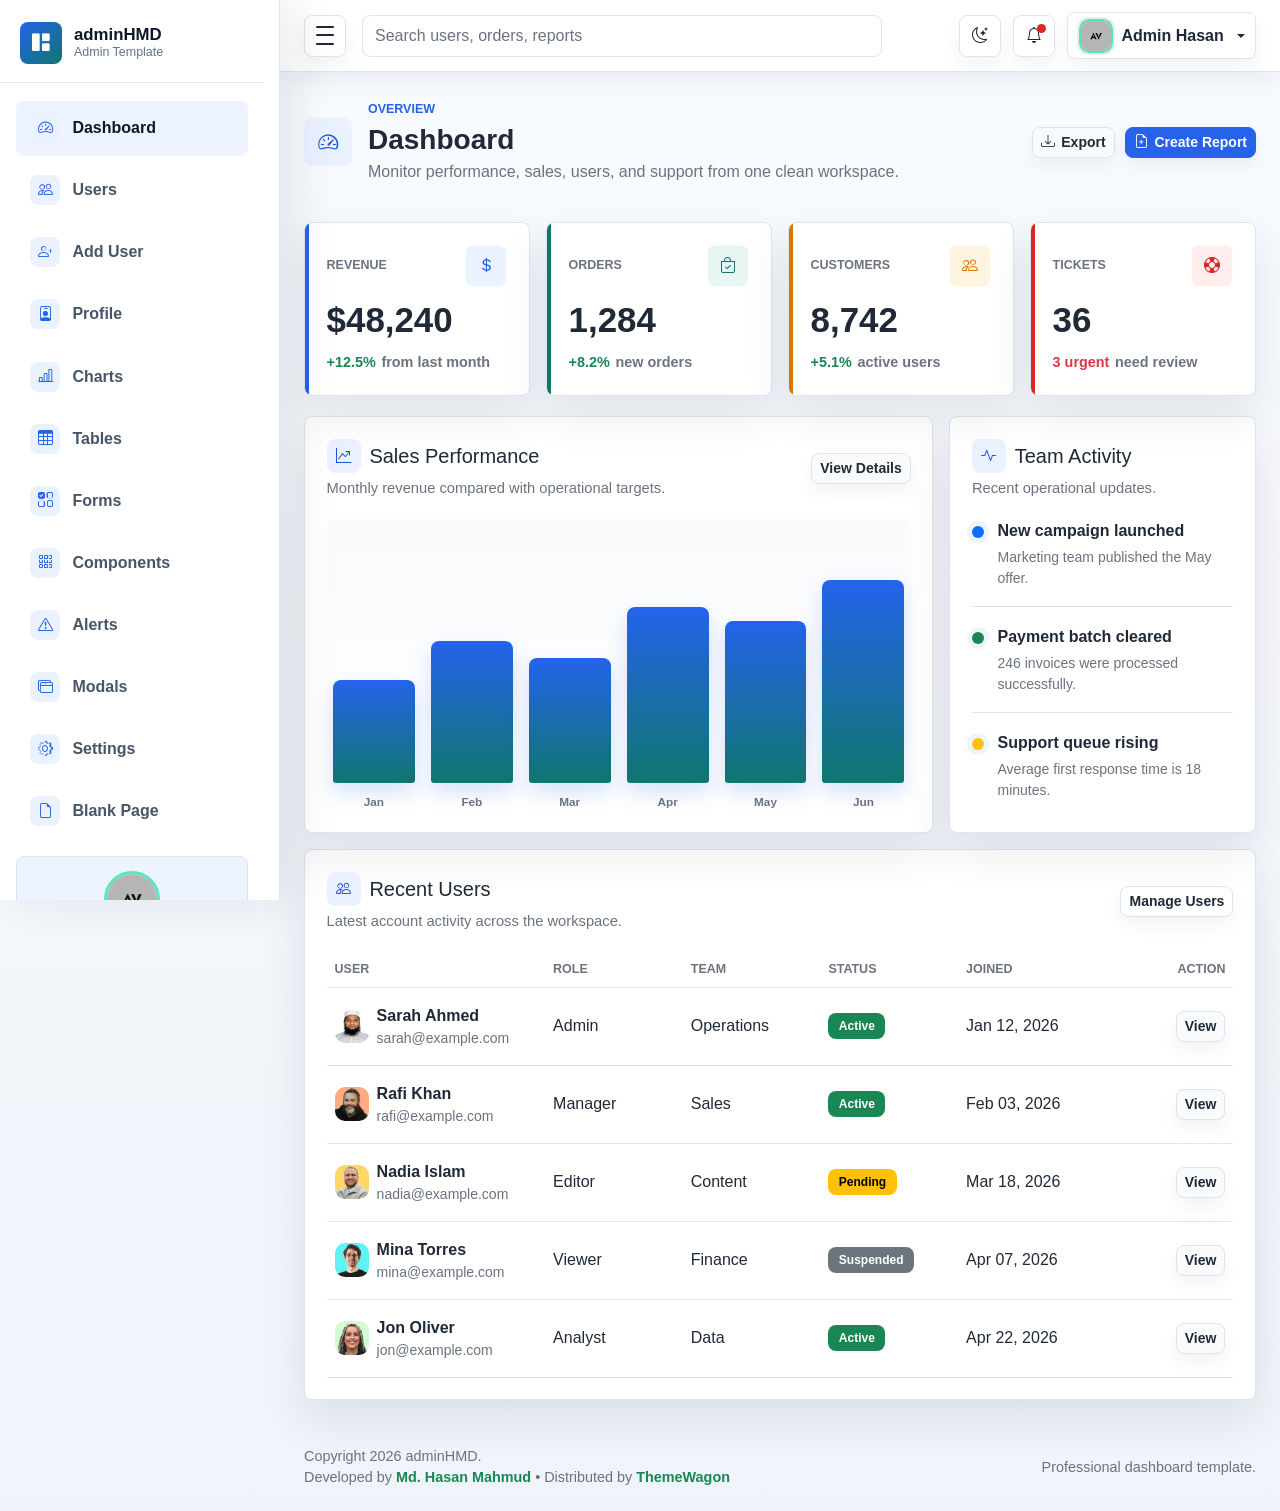
<file: adminhmd-1.0.0/html/index.html>
<!DOCTYPE html>
<html lang="en">
<head>
  <meta charset="UTF-8">
  <meta name="viewport" content="width=device-width, initial-scale=1.0">
  <meta name="description" content="adminHMD professional admin dashboard template">
  <title>Dashboard | adminHMD</title>

  <link rel="stylesheet" href="../assets/css/bootstrap.min.css">
  <link rel="stylesheet" href="../assets/vendors/bootstrap-icons/bootstrap-icons.css">
  <link rel="stylesheet" href="../assets/css/style.css">
</head>

<body>
  <div class="admin-shell">
    <div class="sidebar-backdrop" data-sidebar-close></div>

    <aside class="admin-sidebar" id="adminSidebar" aria-label="Main navigation">
      <div class="sidebar-header">
        <a class="brand-mark" href="index.html" aria-label="adminHMD dashboard">
          <span class="brand-icon"><i class="bi bi-grid-1x2-fill" aria-hidden="true"></i></span>
          <span class="brand-copy">
            <span class="brand-title">adminHMD</span>
            <span class="brand-subtitle">Admin Template</span>
          </span>
        </a>
      </div>

      <nav class="sidebar-nav">
        <a class="nav-link active" href="index.html" aria-current="page">
          <span class="nav-icon"><i class="bi bi-speedometer2" aria-hidden="true"></i></span>
          <span class="nav-text">Dashboard</span>
        </a>
        <a class="nav-link" href="users.html">
          <span class="nav-icon"><i class="bi bi-people" aria-hidden="true"></i></span>
          <span class="nav-text">Users</span>
        </a>
        <a class="nav-link" href="add-user.html">
          <span class="nav-icon"><i class="bi bi-person-plus" aria-hidden="true"></i></span>
          <span class="nav-text">Add User</span>
        </a>
        <a class="nav-link" href="profile.html">
          <span class="nav-icon"><i class="bi bi-person-badge" aria-hidden="true"></i></span>
          <span class="nav-text">Profile</span>
        </a>
        <a class="nav-link" href="charts.html">
          <span class="nav-icon"><i class="bi bi-bar-chart-line" aria-hidden="true"></i></span>
          <span class="nav-text">Charts</span>
        </a>
        <a class="nav-link" href="tables.html">
          <span class="nav-icon"><i class="bi bi-table" aria-hidden="true"></i></span>
          <span class="nav-text">Tables</span>
        </a>
        <a class="nav-link" href="forms.html">
          <span class="nav-icon"><i class="bi bi-ui-checks-grid" aria-hidden="true"></i></span>
          <span class="nav-text">Forms</span>
        </a>
        <a class="nav-link" href="components.html">
          <span class="nav-icon"><i class="bi bi-grid-3x3-gap" aria-hidden="true"></i></span>
          <span class="nav-text">Components</span>
        </a>
        <a class="nav-link" href="alerts.html">
          <span class="nav-icon"><i class="bi bi-exclamation-triangle" aria-hidden="true"></i></span>
          <span class="nav-text">Alerts</span>
        </a>
        <a class="nav-link" href="modals.html">
          <span class="nav-icon"><i class="bi bi-window-stack" aria-hidden="true"></i></span>
          <span class="nav-text">Modals</span>
        </a>
        <a class="nav-link" href="settings.html">
          <span class="nav-icon"><i class="bi bi-gear" aria-hidden="true"></i></span>
          <span class="nav-text">Settings</span>
        </a>
        <a class="nav-link" href="blank.html">
          <span class="nav-icon"><i class="bi bi-file-earmark" aria-hidden="true"></i></span>
          <span class="nav-text">Blank Page</span>
        </a>
      </nav>

      <div class="sidebar-user">
        <img class="avatar-img avatar-md sidebar-user-avatar" src="../assets/images/avatar/avatar.jpg" alt="Admin Hasan">
        <strong>Admin Hasan</strong>
        <small>Active Workspace</small>
      </div>

      <div class="sidebar-footer">
        <span class="status-dot"></span>
        <span class="sidebar-footer-text">System running smoothly</span>
      </div>
    </aside>

    <div class="admin-main">
      <nav class="navbar admin-navbar navbar-expand bg-white">
        <div class="container-fluid px-3 px-lg-4">
          <button class="sidebar-toggle" type="button" data-sidebar-toggle aria-controls="adminSidebar" aria-expanded="true" aria-label="Toggle sidebar">
            <span></span>
            <span></span>
            <span></span>
          </button>

          <form class="d-none d-md-flex ms-3 flex-grow-1" role="search">
            <input class="form-control search-input" type="search" placeholder="Search users, orders, reports" aria-label="Search">
          </form>

          <div class="navbar-actions ms-auto">
            <button class="icon-button theme-toggle" type="button" data-theme-toggle aria-label="Switch color theme" title="Switch color theme">
              <i class="bi bi-moon-stars" data-theme-icon aria-hidden="true"></i>
            </button>
            <div class="dropdown">
              <button class="icon-button" type="button" data-bs-toggle="dropdown" aria-expanded="false" aria-label="Notifications">
                <span class="notification-dot"></span>
                <i class="bi bi-bell" aria-hidden="true"></i>
              </button>
              <div class="dropdown-menu dropdown-menu-end notification-menu">
                <div class="dropdown-header fw-bold text-body">Notifications</div>
                <a class="dropdown-item" href="users.html">
                  <span class="notification-title">New user registered</span>
                  <span class="notification-time">4 minutes ago</span>
                </a>
                <a class="dropdown-item" href="charts.html">
                  <span class="notification-title">Revenue target reached</span>
                  <span class="notification-time">32 minutes ago</span>
                </a>
                <a class="dropdown-item" href="settings.html">
                  <span class="notification-title">Security review completed</span>
                  <span class="notification-time">1 hour ago</span>
                </a>
              </div>
            </div>

            <div class="dropdown">
              <button class="profile-button dropdown-toggle" type="button" data-bs-toggle="dropdown" aria-expanded="false">
                <img class="avatar-img avatar-sm" src="../assets/images/avatar/avatar.jpg" alt="Admin Hasan">
                <span class="profile-name d-none d-sm-inline">Admin Hasan</span>
              </button>
              <ul class="dropdown-menu dropdown-menu-end">
                <li><a class="dropdown-item" href="profile.html">Profile</a></li>
                <li><a class="dropdown-item" href="settings.html">Account settings</a></li>
                <li><hr class="dropdown-divider"></li>
                <li><a class="dropdown-item" href="login.html">Sign out</a></li>
              </ul>
            </div>
          </div>
        </div>
      </nav>

      <main class="dashboard-content">
        <div class="container-fluid px-3 px-lg-4 py-4">
          <div class="page-heading">
            <div class="page-heading-copy">
              <span class="page-icon"><i class="bi bi-speedometer2" aria-hidden="true"></i></span>
              <div>
                <p class="eyebrow mb-1">Overview</p>
                <h1 class="h3 mb-1">Dashboard</h1>
                <p class="text-muted mb-0">Monitor performance, sales, users, and support from one clean workspace.</p>
              </div>
            </div>
            <div class="heading-actions"><button class="btn btn-outline-secondary btn-sm" type="button"><i class="bi bi-download" aria-hidden="true"></i> Export</button><button class="btn btn-primary btn-sm" type="button"><i class="bi bi-file-earmark-plus" aria-hidden="true"></i> Create Report</button></div>
          </div>

          <section class="row g-3 mt-1" aria-label="Dashboard metrics">
            <div class="col-12 col-sm-6 col-xl-3">
              <article class="metric-card metric-primary">
                <div class="metric-top">
                  <span class="metric-label">Revenue</span>
                  <span class="metric-icon"><i class="bi bi-currency-dollar" aria-hidden="true"></i></span>
                </div>
                <div class="metric-value">$48,240</div>
                <div class="metric-meta">
                  <span class="text-success">+12.5%</span>
                  <span>from last month</span>
                </div>
              </article>
            </div>

            <div class="col-12 col-sm-6 col-xl-3">
              <article class="metric-card metric-success">
                <div class="metric-top">
                  <span class="metric-label">Orders</span>
                  <span class="metric-icon"><i class="bi bi-bag-check" aria-hidden="true"></i></span>
                </div>
                <div class="metric-value">1,284</div>
                <div class="metric-meta">
                  <span class="text-success">+8.2%</span>
                  <span>new orders</span>
                </div>
              </article>
            </div>

            <div class="col-12 col-sm-6 col-xl-3">
              <article class="metric-card metric-warning">
                <div class="metric-top">
                  <span class="metric-label">Customers</span>
                  <span class="metric-icon"><i class="bi bi-people" aria-hidden="true"></i></span>
                </div>
                <div class="metric-value">8,742</div>
                <div class="metric-meta">
                  <span class="text-success">+5.1%</span>
                  <span>active users</span>
                </div>
              </article>
            </div>

            <div class="col-12 col-sm-6 col-xl-3">
              <article class="metric-card metric-danger">
                <div class="metric-top">
                  <span class="metric-label">Tickets</span>
                  <span class="metric-icon"><i class="bi bi-life-preserver" aria-hidden="true"></i></span>
                </div>
                <div class="metric-value">36</div>
                <div class="metric-meta">
                  <span class="text-danger">3 urgent</span>
                  <span>need review</span>
                </div>
              </article>
            </div>
          </section>

          <section class="row g-3 mt-1">
            <div class="col-12 col-xl-8">
              <div class="panel">
                <div class="panel-header">
                  <div>
                    <h2 class="h5 mb-1 section-title"><i class="bi bi-graph-up-arrow" aria-hidden="true"></i><span>Sales Performance</span></h2>
                    <p class="text-muted mb-0">Monthly revenue compared with operational targets.</p>
                  </div>
                  <a class="btn btn-light btn-sm" href="charts.html">View Details</a>
                </div>

                <div class="chart-bars" aria-label="Sales performance chart">
                  <div class="chart-column bar-42"><span></span><small>Jan</small></div>
                  <div class="chart-column bar-58"><span></span><small>Feb</small></div>
                  <div class="chart-column bar-51"><span></span><small>Mar</small></div>
                  <div class="chart-column bar-72"><span></span><small>Apr</small></div>
                  <div class="chart-column bar-66"><span></span><small>May</small></div>
                  <div class="chart-column bar-83"><span></span><small>Jun</small></div>
                </div>
              </div>
            </div>

            <div class="col-12 col-xl-4">
              <div class="panel h-100">
                <div class="panel-header">
                  <div>
                    <h2 class="h5 mb-1 section-title"><i class="bi bi-activity" aria-hidden="true"></i><span>Team Activity</span></h2>
                    <p class="text-muted mb-0">Recent operational updates.</p>
                  </div>
                </div>

                <div class="activity-list">
                  <div class="activity-item"><span class="activity-dot bg-primary"></span><div><p class="mb-1 fw-semibold">New campaign launched</p><p class="text-muted small mb-0">Marketing team published the May offer.</p></div></div>
                  <div class="activity-item"><span class="activity-dot bg-success"></span><div><p class="mb-1 fw-semibold">Payment batch cleared</p><p class="text-muted small mb-0">246 invoices were processed successfully.</p></div></div>
                  <div class="activity-item"><span class="activity-dot bg-warning"></span><div><p class="mb-1 fw-semibold">Support queue rising</p><p class="text-muted small mb-0">Average first response time is 18 minutes.</p></div></div>
                </div>
              </div>
            </div>
          </section>

          <section class="panel mt-3">
            <div class="panel-header">
              <div>
                <h2 class="h5 mb-1 section-title"><i class="bi bi-people" aria-hidden="true"></i><span>Recent Users</span></h2>
                <p class="text-muted mb-0">Latest account activity across the workspace.</p>
              </div>
              <a class="btn btn-outline-secondary btn-sm" href="users.html">Manage Users</a>
            </div>
            <div class="table-responsive">
              <table class="table align-middle mb-0">
                <thead><tr><th scope="col">User</th><th scope="col">Role</th><th scope="col">Team</th><th scope="col">Status</th><th scope="col">Joined</th><th scope="col" class="text-end">Action</th></tr></thead>
                <tbody>
                  <tr>
                    <td>
                      <div class="d-flex align-items-center gap-2">
                        <img class="avatar-img avatar-sm" src="../assets/images/avatar/avatar-1.jpg" alt="Sarah Ahmed">
                        <div>
                          <p class="fw-semibold mb-0">Sarah Ahmed</p>
                          <p class="text-muted small mb-0">sarah@example.com</p>
                        </div>
                      </div>
                    </td>
                    <td>Admin</td>
                    <td>Operations</td>
                    <td><span class="badge text-bg-success">Active</span></td>
                    <td>Jan 12, 2026</td>
                    <td class="text-end"><a class="btn btn-light btn-sm" href="user-details.html">View</a></td>
                  </tr>
                  <tr>
                    <td>
                      <div class="d-flex align-items-center gap-2">
                        <img class="avatar-img avatar-sm" src="../assets/images/avatar/avatar-2.jpg" alt="Rafi Khan">
                        <div>
                          <p class="fw-semibold mb-0">Rafi Khan</p>
                          <p class="text-muted small mb-0">rafi@example.com</p>
                        </div>
                      </div>
                    </td>
                    <td>Manager</td>
                    <td>Sales</td>
                    <td><span class="badge text-bg-success">Active</span></td>
                    <td>Feb 03, 2026</td>
                    <td class="text-end"><a class="btn btn-light btn-sm" href="user-details.html">View</a></td>
                  </tr>
                  <tr>
                    <td>
                      <div class="d-flex align-items-center gap-2">
                        <img class="avatar-img avatar-sm" src="../assets/images/avatar/avatar-3.jpg" alt="Nadia Islam">
                        <div>
                          <p class="fw-semibold mb-0">Nadia Islam</p>
                          <p class="text-muted small mb-0">nadia@example.com</p>
                        </div>
                      </div>
                    </td>
                    <td>Editor</td>
                    <td>Content</td>
                    <td><span class="badge text-bg-warning">Pending</span></td>
                    <td>Mar 18, 2026</td>
                    <td class="text-end"><a class="btn btn-light btn-sm" href="user-details.html">View</a></td>
                  </tr>
                  <tr>
                    <td>
                      <div class="d-flex align-items-center gap-2">
                        <img class="avatar-img avatar-sm" src="../assets/images/avatar/avatar-4.jpg" alt="Mina Torres">
                        <div>
                          <p class="fw-semibold mb-0">Mina Torres</p>
                          <p class="text-muted small mb-0">mina@example.com</p>
                        </div>
                      </div>
                    </td>
                    <td>Viewer</td>
                    <td>Finance</td>
                    <td><span class="badge text-bg-secondary">Suspended</span></td>
                    <td>Apr 07, 2026</td>
                    <td class="text-end"><a class="btn btn-light btn-sm" href="user-details.html">View</a></td>
                  </tr>
                  <tr>
                    <td>
                      <div class="d-flex align-items-center gap-2">
                        <img class="avatar-img avatar-sm" src="../assets/images/avatar/avatar-5.jpg" alt="Jon Oliver">
                        <div>
                          <p class="fw-semibold mb-0">Jon Oliver</p>
                          <p class="text-muted small mb-0">jon@example.com</p>
                        </div>
                      </div>
                    </td>
                    <td>Analyst</td>
                    <td>Data</td>
                    <td><span class="badge text-bg-success">Active</span></td>
                    <td>Apr 22, 2026</td>
                    <td class="text-end"><a class="btn btn-light btn-sm" href="user-details.html">View</a></td>
                  </tr>
                </tbody>
              </table>
            </div>
          </section>
        </div>
      </main>

      <footer class="admin-footer">
        <div class="container-fluid px-3 px-lg-4">
          <span>Copyright 2026 adminHMD. <br> Developed by <a target="_blank" class="fw-bold text-success" href="https://github.com/HasanMahmudDev">Md. Hasan Mahmud</a> • Distributed by <a target="_blank" class="fw-bold text-success" href="https://themewagon.com">ThemeWagon</a> </span>
          <span>Professional dashboard template.</span>
        </div>
      </footer>
    </div>
  </div>

  <script src="../assets/js/bootstrap.bundle.min.js"></script>
  <script src="../assets/js/main.js"></script>
</body>
</html>
</file>
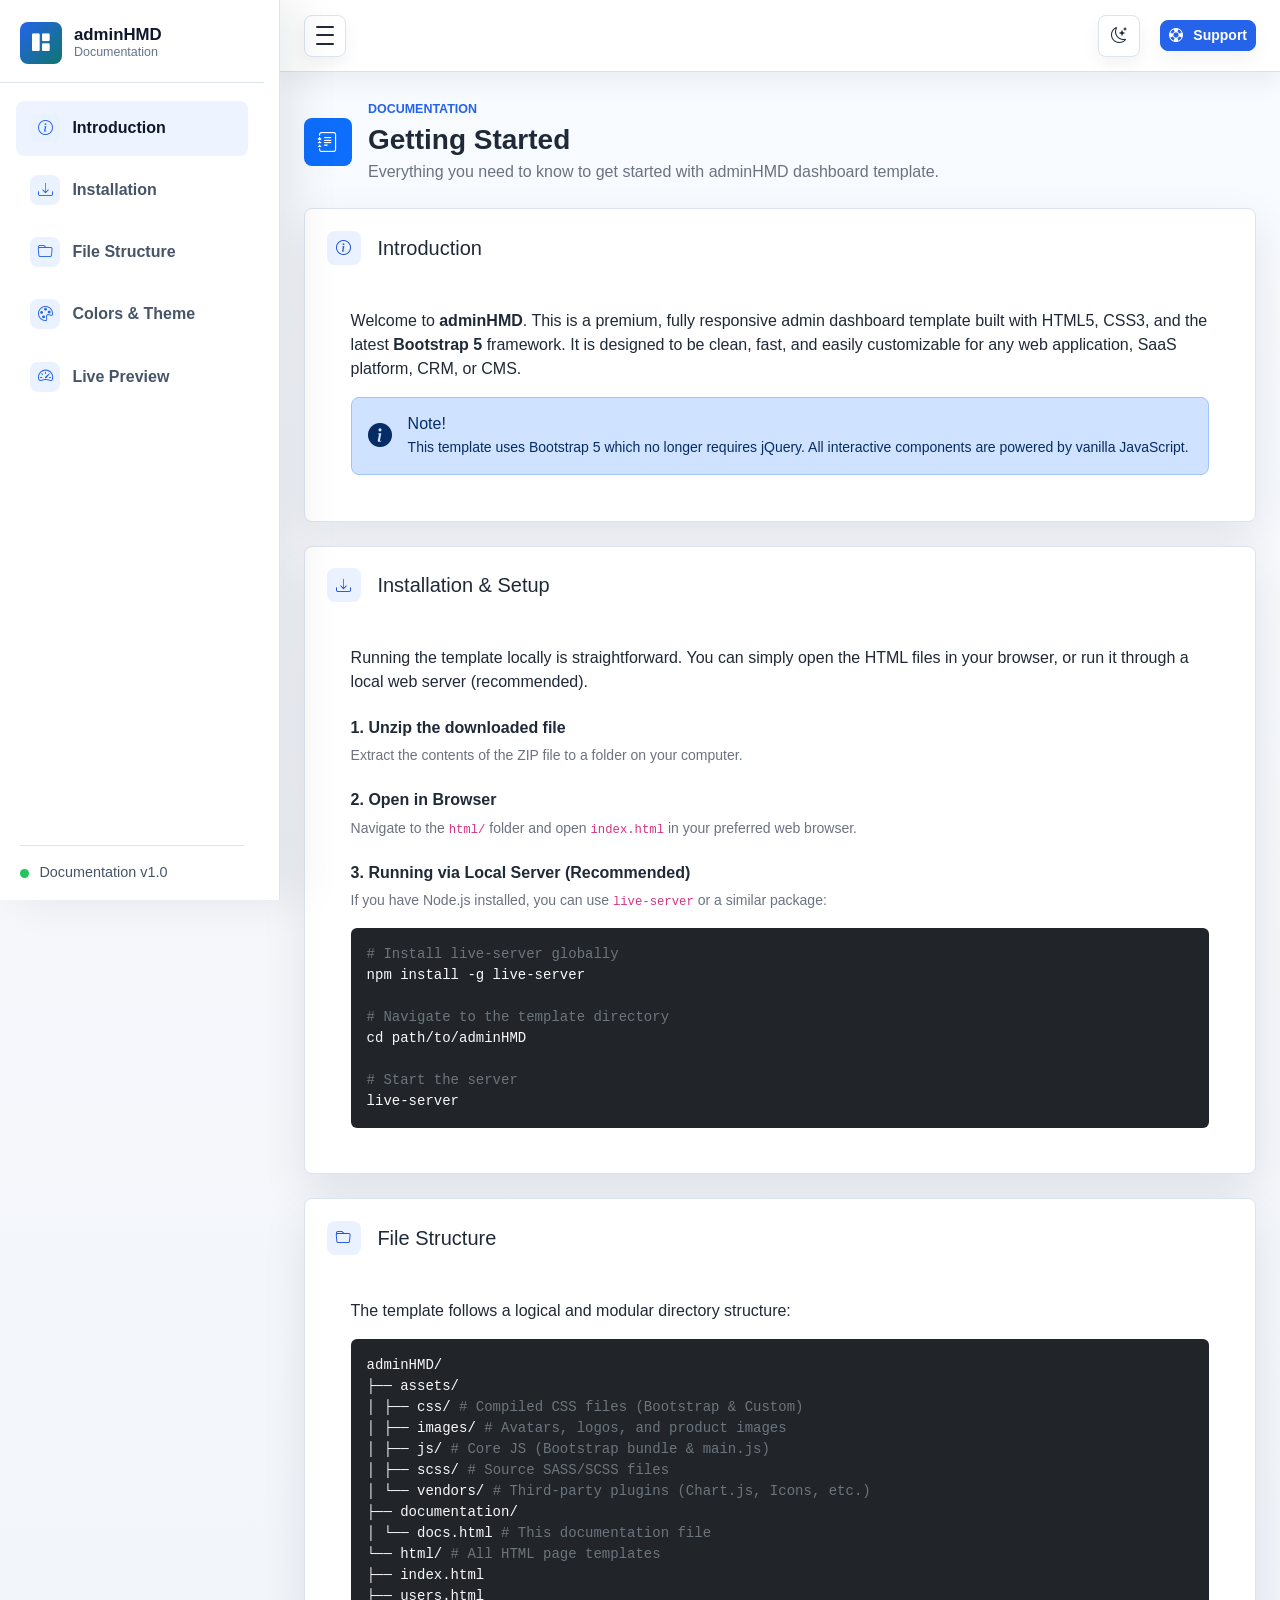
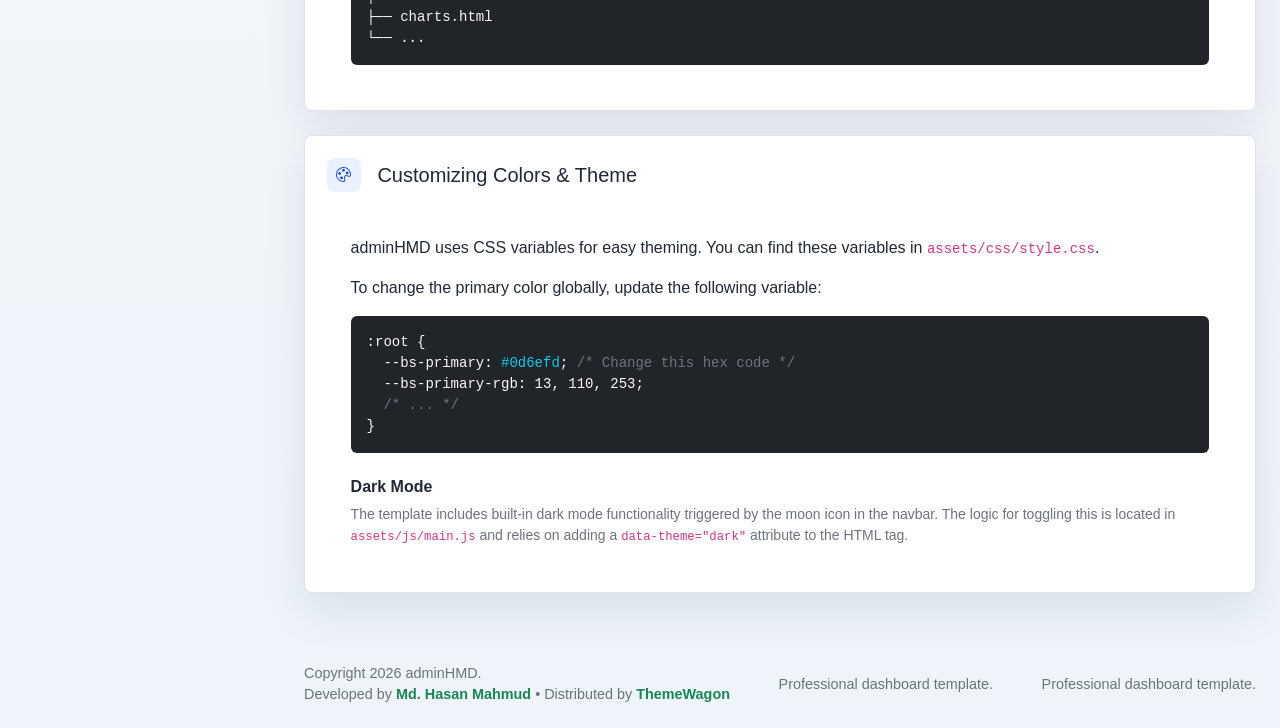
<file: adminhmd-1.0.0/documentation/docs.html>
<!DOCTYPE html>
<html lang="en">
<head>
  <meta charset="UTF-8">
  <meta name="viewport" content="width=device-width, initial-scale=1.0">
  <meta name="description" content="adminHMD professional admin dashboard template documentation">
  <title>Documentation | adminHMD</title>

  <link rel="stylesheet" href="../assets/css/bootstrap.min.css">
  <link rel="stylesheet" href="../assets/vendors/bootstrap-icons/bootstrap-icons.css">
  <link rel="stylesheet" href="../assets/css/style.css">
</head>

<body>
  <div class="admin-shell">
    <div class="sidebar-backdrop" data-sidebar-close></div>

    <aside class="admin-sidebar" id="adminSidebar" aria-label="Main navigation">
      <div class="sidebar-header">
        <a class="brand-mark" href="../html/index.html" aria-label="adminHMD dashboard">
          <span class="brand-icon"><i class="bi bi-grid-1x2-fill" aria-hidden="true"></i></span>
          <span class="brand-copy">
            <span class="brand-title">adminHMD</span>
            <span class="brand-subtitle">Documentation</span>
          </span>
        </a>
      </div>

      <nav class="sidebar-nav">
        <a class="nav-link active" href="#introduction">
          <span class="nav-icon"><i class="bi bi-info-circle" aria-hidden="true"></i></span>
          <span class="nav-text">Introduction</span>
        </a>
        <a class="nav-link" href="#installation">
          <span class="nav-icon"><i class="bi bi-download" aria-hidden="true"></i></span>
          <span class="nav-text">Installation</span>
        </a>
        <a class="nav-link" href="#file-structure">
          <span class="nav-icon"><i class="bi bi-folder" aria-hidden="true"></i></span>
          <span class="nav-text">File Structure</span>
        </a>

        <a class="nav-link" href="#colors">
          <span class="nav-icon"><i class="bi bi-palette" aria-hidden="true"></i></span>
          <span class="nav-text">Colors & Theme</span>
        </a>
        
        <a class="nav-link" href="../html/index.html">
          <span class="nav-icon"><i class="bi bi-speedometer2" aria-hidden="true"></i></span>
          <span class="nav-text">Live Preview</span>
        </a>
      </nav>

      <div class="sidebar-footer">
        <span class="status-dot"></span>
        <span class="sidebar-footer-text">Documentation v1.0</span>
      </div>
    </aside>

    <div class="admin-main">
      <nav class="navbar admin-navbar navbar-expand bg-white border-bottom">
        <div class="container-fluid px-3 px-lg-4">
          <button class="sidebar-toggle" type="button" data-sidebar-toggle aria-controls="adminSidebar" aria-expanded="true" aria-label="Toggle sidebar">
            <span></span>
            <span></span>
            <span></span>
          </button>

          <div class="navbar-actions ms-auto">
            <button class="icon-button theme-toggle" type="button" data-theme-toggle aria-label="Switch color theme" title="Switch color theme">
              <i class="bi bi-moon-stars" data-theme-icon aria-hidden="true"></i>
            </button>
            <a class="btn btn-primary btn-sm ms-2" href="#!"><i class="bi bi-life-preserver me-1"></i> Support</a>
          </div>
        </div>
      </nav>

      <main class="dashboard-content">
        <div class="container-fluid px-3 px-lg-4 py-4">
          
          <div class="page-heading mb-4">
            <div class="page-heading-copy">
              <span class="page-icon bg-primary text-white"><i class="bi bi-journal-text" aria-hidden="true"></i></span>
              <div>
                <p class="eyebrow mb-1">Documentation</p>
                <h1 class="h3 mb-1">Getting Started</h1>
                <p class="text-muted mb-0">Everything you need to know to get started with adminHMD dashboard template.</p>
              </div>
            </div>
          </div>

          <!-- Section: Introduction -->
          <div class="panel mb-4" id="introduction">
            <div class="panel-header">
              <h2 class="h5 mb-0 section-title"><i class="bi bi-info-circle me-2"></i><span>Introduction</span></h2>
            </div>
            <div class="p-3 p-lg-4">
              <p>Welcome to <strong>adminHMD</strong>. This is a premium, fully responsive admin dashboard template built with HTML5, CSS3, and the latest <strong>Bootstrap 5</strong> framework. It is designed to be clean, fast, and easily customizable for any web application, SaaS platform, CRM, or CMS.</p>
              
              <div class="alert alert-primary d-flex align-items-center mb-0 mt-3" role="alert">
                <i class="bi bi-info-circle-fill fs-4 me-3"></i>
                <div>
                  <h4 class="alert-heading h6 mb-1">Note!</h4>
                  <p class="mb-0 small">This template uses Bootstrap 5 which no longer requires jQuery. All interactive components are powered by vanilla JavaScript.</p>
                </div>
              </div>
            </div>
          </div>

          <!-- Section: Installation -->
          <div class="panel mb-4" id="installation">
            <div class="panel-header">
              <h2 class="h5 mb-0 section-title"><i class="bi bi-download me-2"></i><span>Installation & Setup</span></h2>
            </div>
            <div class="p-3 p-lg-4">
              <p>Running the template locally is straightforward. You can simply open the HTML files in your browser, or run it through a local web server (recommended).</p>
              
              <h4 class="h6 mt-4 fw-bold">1. Unzip the downloaded file</h4>
              <p class="text-muted small">Extract the contents of the ZIP file to a folder on your computer.</p>
              
              <h4 class="h6 mt-4 fw-bold">2. Open in Browser</h4>
              <p class="text-muted small">Navigate to the <code>html/</code> folder and open <code>index.html</code> in your preferred web browser.</p>

              <h4 class="h6 mt-4 fw-bold">3. Running via Local Server (Recommended)</h4>
              <p class="text-muted small">If you have Node.js installed, you can use <code>live-server</code> or a similar package:</p>
              <div class="bg-dark text-light p-3 rounded mt-2 overflow-auto" style="font-family: monospace; font-size: 0.875rem;">
<span class="text-secondary"># Install live-server globally</span><br>
npm install -g live-server<br><br>
<span class="text-secondary"># Navigate to the template directory</span><br>
cd path/to/adminHMD<br><br>
<span class="text-secondary"># Start the server</span><br>
live-server
              </div>
            </div>
          </div>

          <!-- Section: File Structure -->
          <div class="panel mb-4" id="file-structure">
            <div class="panel-header">
              <h2 class="h5 mb-0 section-title"><i class="bi bi-folder me-2"></i><span>File Structure</span></h2>
            </div>
            <div class="p-3 p-lg-4">
              <p>The template follows a logical and modular directory structure:</p>
              <div class="bg-dark text-light p-3 rounded mt-2 overflow-auto" style="font-family: monospace; font-size: 0.875rem;">
adminHMD/<br>
├── assets/<br>
│   ├── css/           <span class="text-secondary"># Compiled CSS files (Bootstrap & Custom)</span><br>
│   ├── images/        <span class="text-secondary"># Avatars, logos, and product images</span><br>
│   ├── js/            <span class="text-secondary"># Core JS (Bootstrap bundle & main.js)</span><br>
│   ├── scss/          <span class="text-secondary"># Source SASS/SCSS files</span><br>
│   └── vendors/       <span class="text-secondary"># Third-party plugins (Chart.js, Icons, etc.)</span><br>
├── documentation/     <br>
│   └── docs.html      <span class="text-secondary"># This documentation file</span><br>
└── html/              <span class="text-secondary"># All HTML page templates</span><br>
    ├── index.html<br>
    ├── users.html<br>
    ├── charts.html<br>
    └── ...
              </div>
            </div>
          </div>

          <!-- Section: Customization -->
          <div class="panel mb-4" id="colors">
            <div class="panel-header">
              <h2 class="h5 mb-0 section-title"><i class="bi bi-palette me-2"></i><span>Customizing Colors & Theme</span></h2>
            </div>
            <div class="p-3 p-lg-4">
              <p>adminHMD uses CSS variables for easy theming. You can find these variables in <code>assets/css/style.css</code>.</p>
              
              <p>To change the primary color globally, update the following variable:</p>
              
              <div class="bg-dark text-light p-3 rounded mt-2 overflow-auto mb-4" style="font-family: monospace; font-size: 0.875rem;">
:root {<br>
&nbsp;&nbsp;--bs-primary: <span class="text-info">#0d6efd</span>; <span class="text-secondary">/* Change this hex code */</span><br>
&nbsp;&nbsp;--bs-primary-rgb: 13, 110, 253;<br>
&nbsp;&nbsp;<span class="text-secondary">/* ... */</span><br>
}
              </div>
              
              <h4 class="h6 mt-4 fw-bold">Dark Mode</h4>
              <p class="text-muted small mb-0">The template includes built-in dark mode functionality triggered by the moon icon in the navbar. The logic for toggling this is located in <code>assets/js/main.js</code> and relies on adding a <code>data-theme="dark"</code> attribute to the HTML tag.</p>
            </div>
          </div>

        </div>
      </main>

      <footer class="admin-footer">
        <div class="container-fluid px-3 px-lg-4">
          <span>Copyright 2026 adminHMD. <br> Developed by <a target="_blank" class="fw-bold text-success" href="https://github.com/HasanMahmudDev">Md. Hasan Mahmud</a> • Distributed by <a target="_blank" class="fw-bold text-success" href="https://themewagon.com">ThemeWagon</a> </span>
          <span>Professional dashboard template.</span>
          <span>Professional dashboard template.</span>
        </div>
      </footer>
    </div>
  </div>

  <script src="../assets/js/bootstrap.bundle.min.js"></script>
  <script src="../assets/js/main.js"></script>
  <script>
    // Simple script to handle active state on docs sidebar based on scroll/click
    document.addEventListener('DOMContentLoaded', () => {
      const navLinks = document.querySelectorAll('.sidebar-nav .nav-link[href^="#"]');
      navLinks.forEach(link => {
        link.addEventListener('click', function() {
          navLinks.forEach(l => l.classList.remove('active'));
          this.classList.add('active');
        });
      });
    });
  </script>
</body>
</html>
</file>
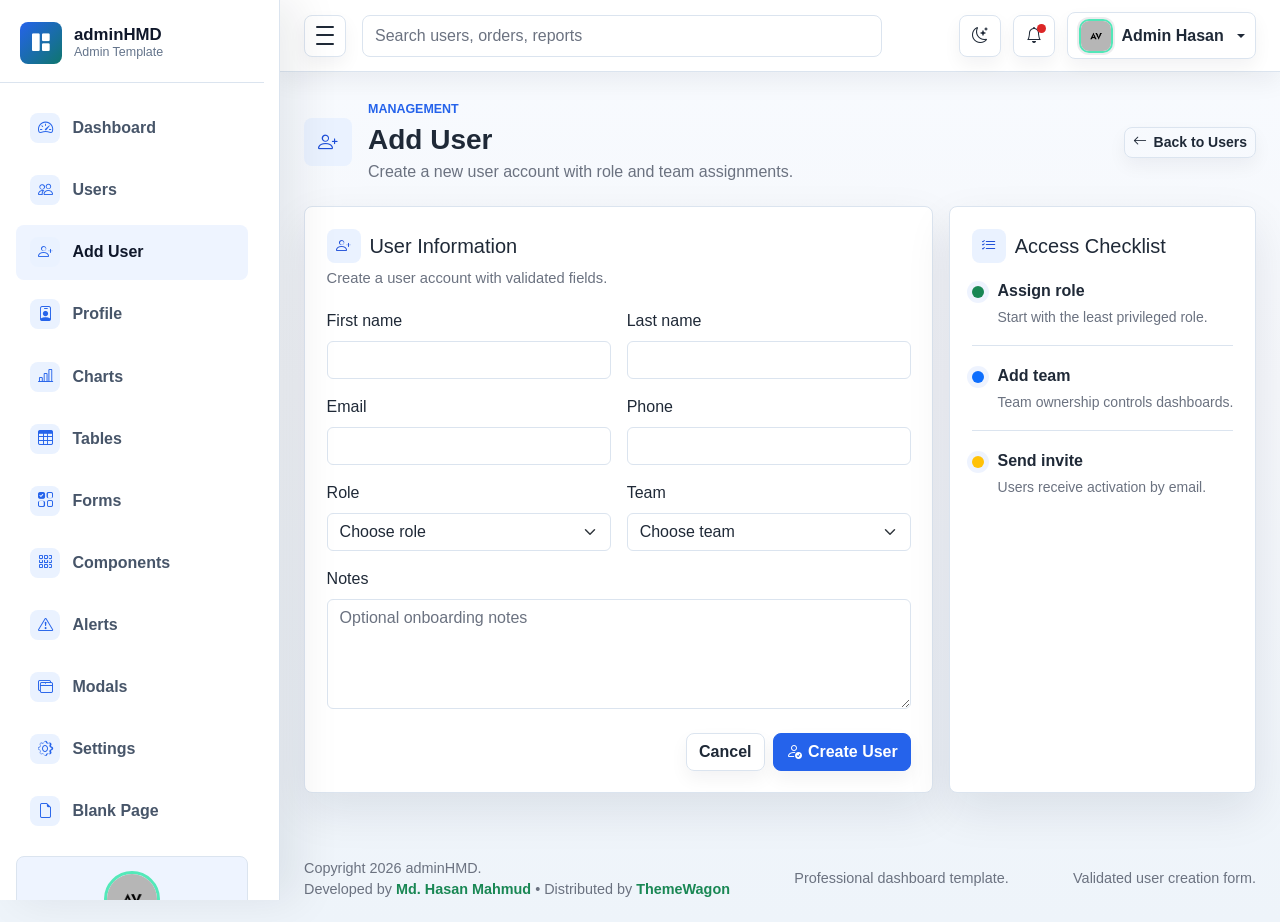
<file: adminhmd-1.0.0/html/add-user.html>
<!DOCTYPE html>
<html lang="en">
<head>
  <meta charset="UTF-8">
  <meta name="viewport" content="width=device-width, initial-scale=1.0">
  <meta name="description" content="adminHMD professional admin dashboard template">
  <title>Add User | adminHMD</title>

  <link rel="stylesheet" href="../assets/css/bootstrap.min.css">
  <link rel="stylesheet" href="../assets/vendors/bootstrap-icons/bootstrap-icons.css">
  <link rel="stylesheet" href="../assets/css/style.css">
</head>

<body>
  <div class="admin-shell">
    <div class="sidebar-backdrop" data-sidebar-close></div>

    <aside class="admin-sidebar" id="adminSidebar" aria-label="Main navigation">
      <div class="sidebar-header">
        <a class="brand-mark" href="index.html" aria-label="adminHMD dashboard">
          <span class="brand-icon"><i class="bi bi-grid-1x2-fill" aria-hidden="true"></i></span>
          <span class="brand-copy">
            <span class="brand-title">adminHMD</span>
            <span class="brand-subtitle">Admin Template</span>
          </span>
        </a>
      </div>

      <nav class="sidebar-nav">
        <a class="nav-link" href="index.html">
          <span class="nav-icon"><i class="bi bi-speedometer2" aria-hidden="true"></i></span>
          <span class="nav-text">Dashboard</span>
        </a>
        <a class="nav-link" href="users.html">
          <span class="nav-icon"><i class="bi bi-people" aria-hidden="true"></i></span>
          <span class="nav-text">Users</span>
        </a>
        <a class="nav-link active" href="add-user.html" aria-current="page">
          <span class="nav-icon"><i class="bi bi-person-plus" aria-hidden="true"></i></span>
          <span class="nav-text">Add User</span>
        </a>
        <a class="nav-link" href="profile.html">
          <span class="nav-icon"><i class="bi bi-person-badge" aria-hidden="true"></i></span>
          <span class="nav-text">Profile</span>
        </a>
        <a class="nav-link" href="charts.html">
          <span class="nav-icon"><i class="bi bi-bar-chart-line" aria-hidden="true"></i></span>
          <span class="nav-text">Charts</span>
        </a>
        <a class="nav-link" href="tables.html">
          <span class="nav-icon"><i class="bi bi-table" aria-hidden="true"></i></span>
          <span class="nav-text">Tables</span>
        </a>
        <a class="nav-link" href="forms.html">
          <span class="nav-icon"><i class="bi bi-ui-checks-grid" aria-hidden="true"></i></span>
          <span class="nav-text">Forms</span>
        </a>
        <a class="nav-link" href="components.html">
          <span class="nav-icon"><i class="bi bi-grid-3x3-gap" aria-hidden="true"></i></span>
          <span class="nav-text">Components</span>
        </a>
        <a class="nav-link" href="alerts.html">
          <span class="nav-icon"><i class="bi bi-exclamation-triangle" aria-hidden="true"></i></span>
          <span class="nav-text">Alerts</span>
        </a>
        <a class="nav-link" href="modals.html">
          <span class="nav-icon"><i class="bi bi-window-stack" aria-hidden="true"></i></span>
          <span class="nav-text">Modals</span>
        </a>
        <a class="nav-link" href="settings.html">
          <span class="nav-icon"><i class="bi bi-gear" aria-hidden="true"></i></span>
          <span class="nav-text">Settings</span>
        </a>
        <a class="nav-link" href="blank.html">
          <span class="nav-icon"><i class="bi bi-file-earmark" aria-hidden="true"></i></span>
          <span class="nav-text">Blank Page</span>
        </a>
      </nav>

      <div class="sidebar-user">
        <img class="avatar-img avatar-md sidebar-user-avatar" src="../assets/images/avatar/avatar.jpg" alt="Admin Hasan">
        <strong>Admin Hasan</strong>
        <small>Active Workspace</small>
      </div>

      <div class="sidebar-footer">
        <span class="status-dot"></span>
        <span class="sidebar-footer-text">System running smoothly</span>
      </div>
    </aside>

    <div class="admin-main">
      <nav class="navbar admin-navbar navbar-expand bg-white">
        <div class="container-fluid px-3 px-lg-4">
          <button class="sidebar-toggle" type="button" data-sidebar-toggle aria-controls="adminSidebar" aria-expanded="true" aria-label="Toggle sidebar">
            <span></span>
            <span></span>
            <span></span>
          </button>

          <form class="d-none d-md-flex ms-3 flex-grow-1" role="search">
            <input class="form-control search-input" type="search" placeholder="Search users, orders, reports" aria-label="Search">
          </form>

          <div class="navbar-actions ms-auto">
            <button class="icon-button theme-toggle" type="button" data-theme-toggle aria-label="Switch color theme" title="Switch color theme">
              <i class="bi bi-moon-stars" data-theme-icon aria-hidden="true"></i>
            </button>
            <div class="dropdown">
              <button class="icon-button" type="button" data-bs-toggle="dropdown" aria-expanded="false" aria-label="Notifications">
                <span class="notification-dot"></span>
                <i class="bi bi-bell" aria-hidden="true"></i>
              </button>
              <div class="dropdown-menu dropdown-menu-end notification-menu">
                <div class="dropdown-header fw-bold text-body">Notifications</div>
                <a class="dropdown-item" href="users.html">
                  <span class="notification-title">New user registered</span>
                  <span class="notification-time">4 minutes ago</span>
                </a>
                <a class="dropdown-item" href="charts.html">
                  <span class="notification-title">Revenue target reached</span>
                  <span class="notification-time">32 minutes ago</span>
                </a>
                <a class="dropdown-item" href="settings.html">
                  <span class="notification-title">Security review completed</span>
                  <span class="notification-time">1 hour ago</span>
                </a>
              </div>
            </div>

            <div class="dropdown">
              <button class="profile-button dropdown-toggle" type="button" data-bs-toggle="dropdown" aria-expanded="false">
                <img class="avatar-img avatar-sm" src="../assets/images/avatar/avatar.jpg" alt="Admin Hasan">
                <span class="profile-name d-none d-sm-inline">Admin Hasan</span>
              </button>
              <ul class="dropdown-menu dropdown-menu-end">
                <li><a class="dropdown-item" href="profile.html">Profile</a></li>
                <li><a class="dropdown-item" href="settings.html">Account settings</a></li>
                <li><hr class="dropdown-divider"></li>
                <li><a class="dropdown-item" href="login.html">Sign out</a></li>
              </ul>
            </div>
          </div>
        </div>
      </nav>

      <main class="dashboard-content">
        <div class="container-fluid px-3 px-lg-4 py-4">
          <div class="page-heading">
            <div class="page-heading-copy">
              <span class="page-icon"><i class="bi bi-person-plus" aria-hidden="true"></i></span>
              <div>
                <p class="eyebrow mb-1">Management</p>
                <h1 class="h3 mb-1">Add User</h1>
                <p class="text-muted mb-0">Create a new user account with role and team assignments.</p>
              </div>
            </div>
            <div class="heading-actions"><a class="btn btn-outline-secondary btn-sm" href="users.html"><i class="bi bi-arrow-left" aria-hidden="true"></i> Back to Users</a></div>
          </div>

          <section class="row g-3">
            <div class="col-12 col-xl-8">
              <form class="panel needs-validation" novalidate>
                <div class="panel-header"><div><h2 class="h5 mb-1 section-title"><i class="bi bi-person-plus" aria-hidden="true"></i><span>User Information</span></h2><p class="text-muted mb-0">Create a user account with validated fields.</p></div></div>
                <div class="row g-3">
                  <div class="col-md-6"><label class="form-label" for="firstName">First name</label><input class="form-control" id="firstName" type="text" required><div class="invalid-feedback">First name is required.</div></div>
                  <div class="col-md-6"><label class="form-label" for="lastName">Last name</label><input class="form-control" id="lastName" type="text" required><div class="invalid-feedback">Last name is required.</div></div>
                  <div class="col-md-6"><label class="form-label" for="email">Email</label><input class="form-control" id="email" type="email" required><div class="invalid-feedback">Enter a valid email.</div></div>
                  <div class="col-md-6"><label class="form-label" for="phone">Phone</label><input class="form-control" id="phone" type="tel" required><div class="invalid-feedback">Phone number is required.</div></div>
                  <div class="col-md-6"><label class="form-label" for="role">Role</label><select class="form-select" id="role" required><option value="">Choose role</option><option>Admin</option><option>Manager</option><option>Editor</option><option>Viewer</option></select><div class="invalid-feedback">Choose a role.</div></div>
                  <div class="col-md-6"><label class="form-label" for="team">Team</label><select class="form-select" id="team" required><option value="">Choose team</option><option>Operations</option><option>Sales</option><option>Content</option><option>Finance</option></select><div class="invalid-feedback">Choose a team.</div></div>
                  <div class="col-12"><label class="form-label" for="notes">Notes</label><textarea class="form-control" id="notes" rows="4" placeholder="Optional onboarding notes"></textarea></div>
                </div>
                <div class="d-flex flex-wrap justify-content-end gap-2 mt-4"><a class="btn btn-outline-secondary" href="users.html">Cancel</a><button class="btn btn-primary" type="submit"><i class="bi bi-person-check" aria-hidden="true"></i> Create User</button></div>
              </form>
            </div>
            <div class="col-12 col-xl-4">
              <div class="panel h-100">
                <h2 class="h5 mb-3 section-title"><i class="bi bi-list-check" aria-hidden="true"></i><span>Access Checklist</span></h2>
                <div class="activity-list">
                  <div class="activity-item"><span class="activity-dot bg-success"></span><div><p class="mb-1 fw-semibold">Assign role</p><p class="text-muted small mb-0">Start with the least privileged role.</p></div></div>
                  <div class="activity-item"><span class="activity-dot bg-primary"></span><div><p class="mb-1 fw-semibold">Add team</p><p class="text-muted small mb-0">Team ownership controls dashboards.</p></div></div>
                  <div class="activity-item"><span class="activity-dot bg-warning"></span><div><p class="mb-1 fw-semibold">Send invite</p><p class="text-muted small mb-0">Users receive activation by email.</p></div></div>
                </div>
              </div>
            </div>
          </section>
        </div>
      </main>

      <footer class="admin-footer">
        <div class="container-fluid px-3 px-lg-4">
          <span>Copyright 2026 adminHMD. <br> Developed by <a target="_blank" class="fw-bold text-success" href="https://github.com/HasanMahmudDev">Md. Hasan Mahmud</a> • Distributed by <a target="_blank" class="fw-bold text-success" href="https://themewagon.com">ThemeWagon</a> </span>
          <span>Professional dashboard template.</span>
          <span>Validated user creation form.</span>
        </div>
      </footer>
    </div>
  </div>

  <script src="../assets/js/bootstrap.bundle.min.js"></script>
  <script src="../assets/js/main.js"></script>
</body>
</html>
</file>
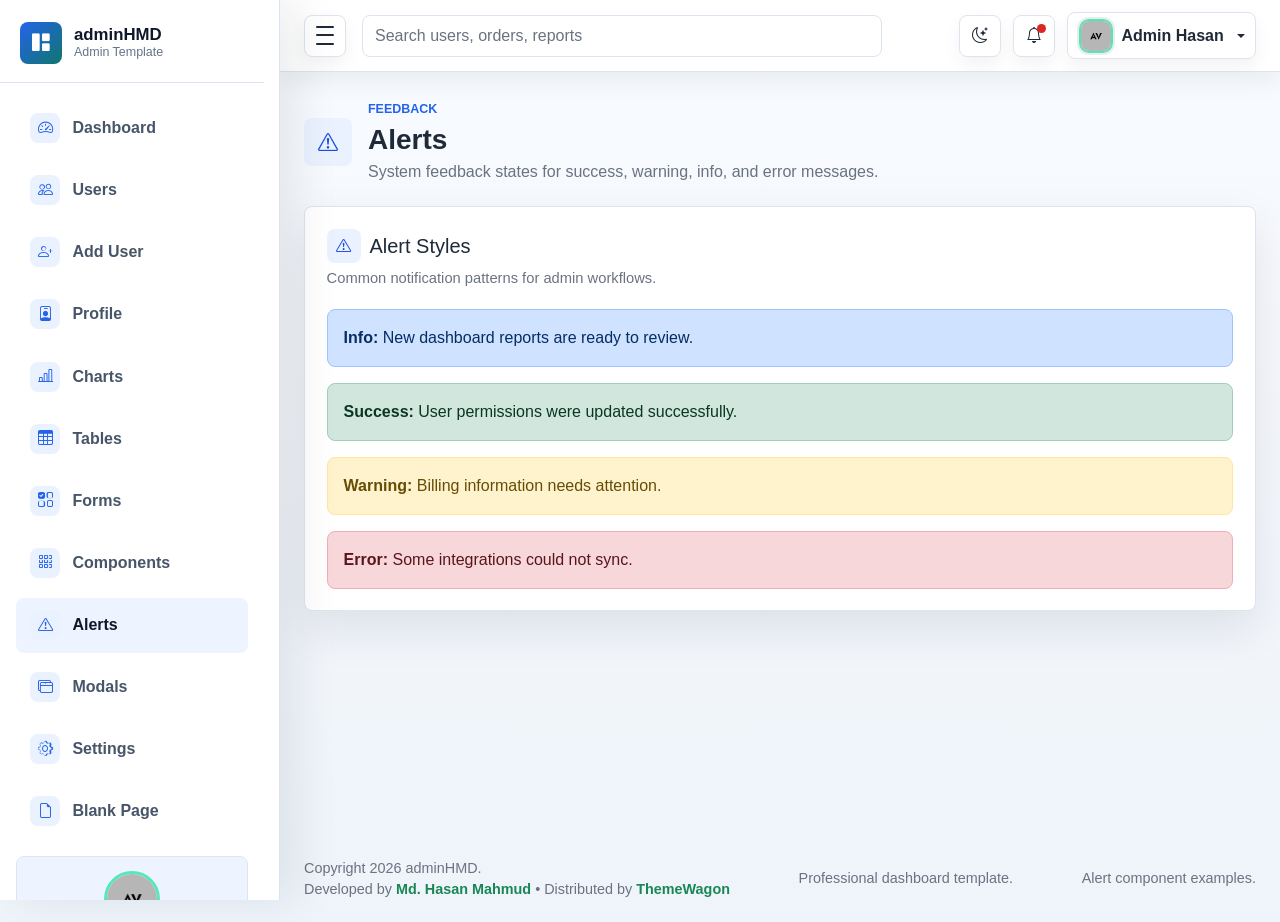
<file: adminhmd-1.0.0/html/alerts.html>
<!DOCTYPE html>
<html lang="en">
<head>
  <meta charset="UTF-8">
  <meta name="viewport" content="width=device-width, initial-scale=1.0">
  <meta name="description" content="adminHMD professional admin dashboard template">
  <title>Alerts | adminHMD</title>

  <link rel="stylesheet" href="../assets/css/bootstrap.min.css">
  <link rel="stylesheet" href="../assets/vendors/bootstrap-icons/bootstrap-icons.css">
  <link rel="stylesheet" href="../assets/css/style.css">
</head>

<body>
  <div class="admin-shell">
    <div class="sidebar-backdrop" data-sidebar-close></div>

    <aside class="admin-sidebar" id="adminSidebar" aria-label="Main navigation">
      <div class="sidebar-header">
        <a class="brand-mark" href="index.html" aria-label="adminHMD dashboard">
          <span class="brand-icon"><i class="bi bi-grid-1x2-fill" aria-hidden="true"></i></span>
          <span class="brand-copy">
            <span class="brand-title">adminHMD</span>
            <span class="brand-subtitle">Admin Template</span>
          </span>
        </a>
      </div>

      <nav class="sidebar-nav">
        <a class="nav-link" href="index.html">
          <span class="nav-icon"><i class="bi bi-speedometer2" aria-hidden="true"></i></span>
          <span class="nav-text">Dashboard</span>
        </a>
        <a class="nav-link" href="users.html">
          <span class="nav-icon"><i class="bi bi-people" aria-hidden="true"></i></span>
          <span class="nav-text">Users</span>
        </a>
        <a class="nav-link" href="add-user.html">
          <span class="nav-icon"><i class="bi bi-person-plus" aria-hidden="true"></i></span>
          <span class="nav-text">Add User</span>
        </a>
        <a class="nav-link" href="profile.html">
          <span class="nav-icon"><i class="bi bi-person-badge" aria-hidden="true"></i></span>
          <span class="nav-text">Profile</span>
        </a>
        <a class="nav-link" href="charts.html">
          <span class="nav-icon"><i class="bi bi-bar-chart-line" aria-hidden="true"></i></span>
          <span class="nav-text">Charts</span>
        </a>
        <a class="nav-link" href="tables.html">
          <span class="nav-icon"><i class="bi bi-table" aria-hidden="true"></i></span>
          <span class="nav-text">Tables</span>
        </a>
        <a class="nav-link" href="forms.html">
          <span class="nav-icon"><i class="bi bi-ui-checks-grid" aria-hidden="true"></i></span>
          <span class="nav-text">Forms</span>
        </a>
        <a class="nav-link" href="components.html">
          <span class="nav-icon"><i class="bi bi-grid-3x3-gap" aria-hidden="true"></i></span>
          <span class="nav-text">Components</span>
        </a>
        <a class="nav-link active" href="alerts.html" aria-current="page">
          <span class="nav-icon"><i class="bi bi-exclamation-triangle" aria-hidden="true"></i></span>
          <span class="nav-text">Alerts</span>
        </a>
        <a class="nav-link" href="modals.html">
          <span class="nav-icon"><i class="bi bi-window-stack" aria-hidden="true"></i></span>
          <span class="nav-text">Modals</span>
        </a>
        <a class="nav-link" href="settings.html">
          <span class="nav-icon"><i class="bi bi-gear" aria-hidden="true"></i></span>
          <span class="nav-text">Settings</span>
        </a>
        <a class="nav-link" href="blank.html">
          <span class="nav-icon"><i class="bi bi-file-earmark" aria-hidden="true"></i></span>
          <span class="nav-text">Blank Page</span>
        </a>
      </nav>

      <div class="sidebar-user">
        <img class="avatar-img avatar-md sidebar-user-avatar" src="../assets/images/avatar/avatar.jpg" alt="Admin Hasan">
        <strong>Admin Hasan</strong>
        <small>Active Workspace</small>
      </div>

      <div class="sidebar-footer">
        <span class="status-dot"></span>
        <span class="sidebar-footer-text">System running smoothly</span>
      </div>
    </aside>

    <div class="admin-main">
      <nav class="navbar admin-navbar navbar-expand bg-white">
        <div class="container-fluid px-3 px-lg-4">
          <button class="sidebar-toggle" type="button" data-sidebar-toggle aria-controls="adminSidebar" aria-expanded="true" aria-label="Toggle sidebar">
            <span></span>
            <span></span>
            <span></span>
          </button>

          <form class="d-none d-md-flex ms-3 flex-grow-1" role="search">
            <input class="form-control search-input" type="search" placeholder="Search users, orders, reports" aria-label="Search">
          </form>

          <div class="navbar-actions ms-auto">
            <button class="icon-button theme-toggle" type="button" data-theme-toggle aria-label="Switch color theme" title="Switch color theme">
              <i class="bi bi-moon-stars" data-theme-icon aria-hidden="true"></i>
            </button>
            <div class="dropdown">
              <button class="icon-button" type="button" data-bs-toggle="dropdown" aria-expanded="false" aria-label="Notifications">
                <span class="notification-dot"></span>
                <i class="bi bi-bell" aria-hidden="true"></i>
              </button>
              <div class="dropdown-menu dropdown-menu-end notification-menu">
                <div class="dropdown-header fw-bold text-body">Notifications</div>
                <a class="dropdown-item" href="users.html">
                  <span class="notification-title">New user registered</span>
                  <span class="notification-time">4 minutes ago</span>
                </a>
                <a class="dropdown-item" href="charts.html">
                  <span class="notification-title">Revenue target reached</span>
                  <span class="notification-time">32 minutes ago</span>
                </a>
                <a class="dropdown-item" href="settings.html">
                  <span class="notification-title">Security review completed</span>
                  <span class="notification-time">1 hour ago</span>
                </a>
              </div>
            </div>

            <div class="dropdown">
              <button class="profile-button dropdown-toggle" type="button" data-bs-toggle="dropdown" aria-expanded="false">
                <img class="avatar-img avatar-sm" src="../assets/images/avatar/avatar.jpg" alt="Admin Hasan">
                <span class="profile-name d-none d-sm-inline">Admin Hasan</span>
              </button>
              <ul class="dropdown-menu dropdown-menu-end">
                <li><a class="dropdown-item" href="profile.html">Profile</a></li>
                <li><a class="dropdown-item" href="settings.html">Account settings</a></li>
                <li><hr class="dropdown-divider"></li>
                <li><a class="dropdown-item" href="login.html">Sign out</a></li>
              </ul>
            </div>
          </div>
        </div>
      </nav>

      <main class="dashboard-content">
        <div class="container-fluid px-3 px-lg-4 py-4">
          <div class="page-heading">
            <div class="page-heading-copy">
              <span class="page-icon"><i class="bi bi-exclamation-triangle" aria-hidden="true"></i></span>
              <div>
                <p class="eyebrow mb-1">Feedback</p>
                <h1 class="h3 mb-1">Alerts</h1>
                <p class="text-muted mb-0">System feedback states for success, warning, info, and error messages.</p>
              </div>
            </div>
            
          </div>

          <section class="panel">
            <div class="panel-header"><div><h2 class="h5 mb-1 section-title"><i class="bi bi-exclamation-triangle" aria-hidden="true"></i><span>Alert Styles</span></h2><p class="text-muted mb-0">Common notification patterns for admin workflows.</p></div></div>
            <div class="alert alert-primary" role="alert"><strong>Info:</strong> New dashboard reports are ready to review.</div>
            <div class="alert alert-success" role="alert"><strong>Success:</strong> User permissions were updated successfully.</div>
            <div class="alert alert-warning" role="alert"><strong>Warning:</strong> Billing information needs attention.</div>
            <div class="alert alert-danger mb-0" role="alert"><strong>Error:</strong> Some integrations could not sync.</div>
          </section>
        </div>
      </main>

      <footer class="admin-footer">
        <div class="container-fluid px-3 px-lg-4">
          <span>Copyright 2026 adminHMD. <br> Developed by <a target="_blank" class="fw-bold text-success" href="https://github.com/HasanMahmudDev">Md. Hasan Mahmud</a> • Distributed by <a target="_blank" class="fw-bold text-success" href="https://themewagon.com">ThemeWagon</a> </span>
          <span>Professional dashboard template.</span>
          <span>Alert component examples.</span>
        </div>
      </footer>
    </div>
  </div>

  <script src="../assets/js/bootstrap.bundle.min.js"></script>
  <script src="../assets/js/main.js"></script>
</body>
</html>
</file>
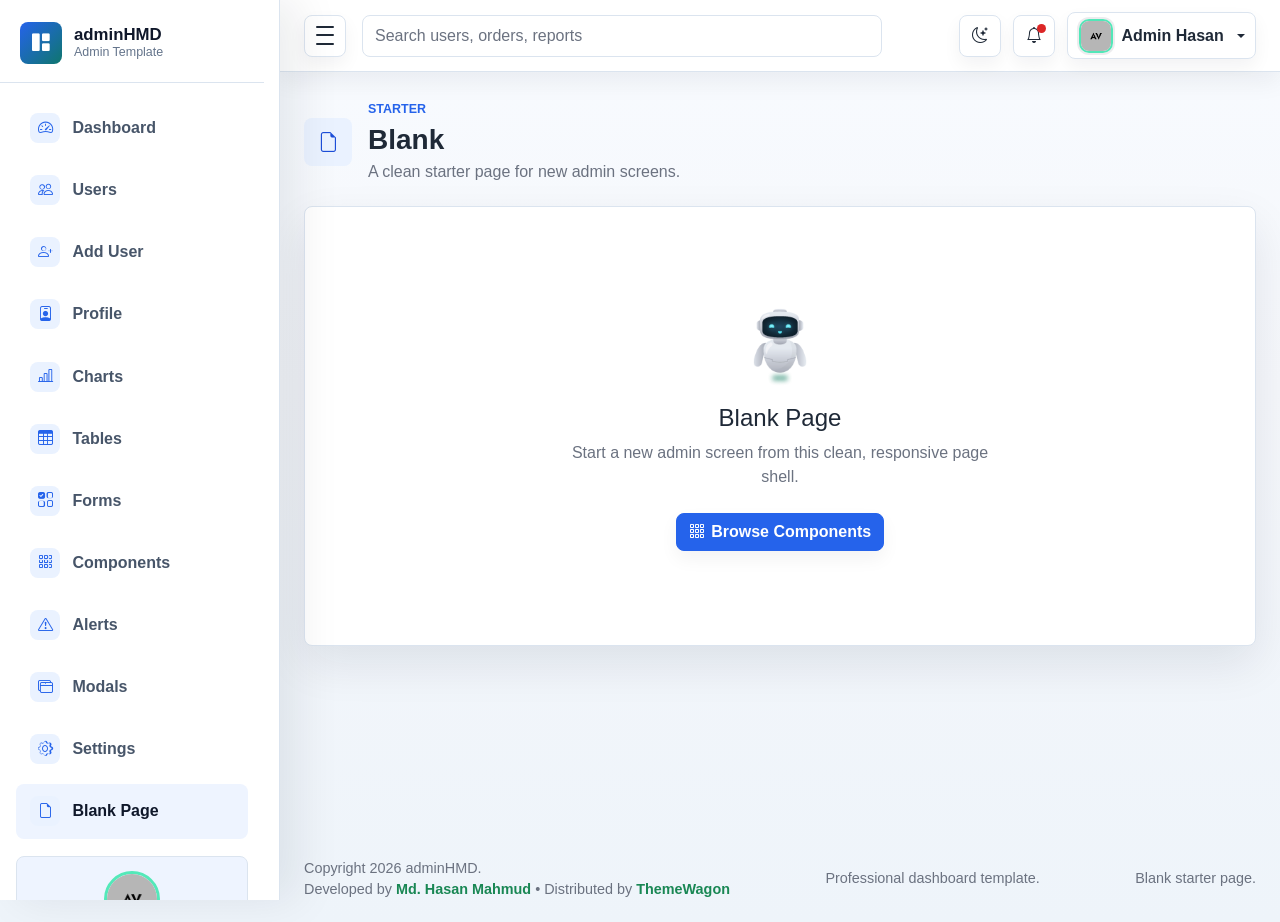
<file: adminhmd-1.0.0/html/blank.html>
<!DOCTYPE html>
<html lang="en">
<head>
  <meta charset="UTF-8">
  <meta name="viewport" content="width=device-width, initial-scale=1.0">
  <meta name="description" content="adminHMD professional admin dashboard template">
  <title>Blank | adminHMD</title>

  <link rel="stylesheet" href="../assets/css/bootstrap.min.css">
  <link rel="stylesheet" href="../assets/vendors/bootstrap-icons/bootstrap-icons.css">
  <link rel="stylesheet" href="../assets/css/style.css">
</head>

<body>
  <div class="admin-shell">
    <div class="sidebar-backdrop" data-sidebar-close></div>

    <aside class="admin-sidebar" id="adminSidebar" aria-label="Main navigation">
      <div class="sidebar-header">
        <a class="brand-mark" href="index.html" aria-label="adminHMD dashboard">
          <span class="brand-icon"><i class="bi bi-grid-1x2-fill" aria-hidden="true"></i></span>
          <span class="brand-copy">
            <span class="brand-title">adminHMD</span>
            <span class="brand-subtitle">Admin Template</span>
          </span>
        </a>
      </div>

      <nav class="sidebar-nav">
        <a class="nav-link" href="index.html">
          <span class="nav-icon"><i class="bi bi-speedometer2" aria-hidden="true"></i></span>
          <span class="nav-text">Dashboard</span>
        </a>
        <a class="nav-link" href="users.html">
          <span class="nav-icon"><i class="bi bi-people" aria-hidden="true"></i></span>
          <span class="nav-text">Users</span>
        </a>
        <a class="nav-link" href="add-user.html">
          <span class="nav-icon"><i class="bi bi-person-plus" aria-hidden="true"></i></span>
          <span class="nav-text">Add User</span>
        </a>
        <a class="nav-link" href="profile.html">
          <span class="nav-icon"><i class="bi bi-person-badge" aria-hidden="true"></i></span>
          <span class="nav-text">Profile</span>
        </a>
        <a class="nav-link" href="charts.html">
          <span class="nav-icon"><i class="bi bi-bar-chart-line" aria-hidden="true"></i></span>
          <span class="nav-text">Charts</span>
        </a>
        <a class="nav-link" href="tables.html">
          <span class="nav-icon"><i class="bi bi-table" aria-hidden="true"></i></span>
          <span class="nav-text">Tables</span>
        </a>
        <a class="nav-link" href="forms.html">
          <span class="nav-icon"><i class="bi bi-ui-checks-grid" aria-hidden="true"></i></span>
          <span class="nav-text">Forms</span>
        </a>
        <a class="nav-link" href="components.html">
          <span class="nav-icon"><i class="bi bi-grid-3x3-gap" aria-hidden="true"></i></span>
          <span class="nav-text">Components</span>
        </a>
        <a class="nav-link" href="alerts.html">
          <span class="nav-icon"><i class="bi bi-exclamation-triangle" aria-hidden="true"></i></span>
          <span class="nav-text">Alerts</span>
        </a>
        <a class="nav-link" href="modals.html">
          <span class="nav-icon"><i class="bi bi-window-stack" aria-hidden="true"></i></span>
          <span class="nav-text">Modals</span>
        </a>
        <a class="nav-link" href="settings.html">
          <span class="nav-icon"><i class="bi bi-gear" aria-hidden="true"></i></span>
          <span class="nav-text">Settings</span>
        </a>
        <a class="nav-link active" href="blank.html" aria-current="page">
          <span class="nav-icon"><i class="bi bi-file-earmark" aria-hidden="true"></i></span>
          <span class="nav-text">Blank Page</span>
        </a>
      </nav>

      <div class="sidebar-user">
        <img class="avatar-img avatar-md sidebar-user-avatar" src="../assets/images/avatar/avatar.jpg" alt="Admin Hasan">
        <strong>Admin Hasan</strong>
        <small>Active Workspace</small>
      </div>

      <div class="sidebar-footer">
        <span class="status-dot"></span>
        <span class="sidebar-footer-text">System running smoothly</span>
      </div>
    </aside>

    <div class="admin-main">
      <nav class="navbar admin-navbar navbar-expand bg-white">
        <div class="container-fluid px-3 px-lg-4">
          <button class="sidebar-toggle" type="button" data-sidebar-toggle aria-controls="adminSidebar" aria-expanded="true" aria-label="Toggle sidebar">
            <span></span>
            <span></span>
            <span></span>
          </button>

          <form class="d-none d-md-flex ms-3 flex-grow-1" role="search">
            <input class="form-control search-input" type="search" placeholder="Search users, orders, reports" aria-label="Search">
          </form>

          <div class="navbar-actions ms-auto">
            <button class="icon-button theme-toggle" type="button" data-theme-toggle aria-label="Switch color theme" title="Switch color theme">
              <i class="bi bi-moon-stars" data-theme-icon aria-hidden="true"></i>
            </button>
            <div class="dropdown">
              <button class="icon-button" type="button" data-bs-toggle="dropdown" aria-expanded="false" aria-label="Notifications">
                <span class="notification-dot"></span>
                <i class="bi bi-bell" aria-hidden="true"></i>
              </button>
              <div class="dropdown-menu dropdown-menu-end notification-menu">
                <div class="dropdown-header fw-bold text-body">Notifications</div>
                <a class="dropdown-item" href="users.html">
                  <span class="notification-title">New user registered</span>
                  <span class="notification-time">4 minutes ago</span>
                </a>
                <a class="dropdown-item" href="charts.html">
                  <span class="notification-title">Revenue target reached</span>
                  <span class="notification-time">32 minutes ago</span>
                </a>
                <a class="dropdown-item" href="settings.html">
                  <span class="notification-title">Security review completed</span>
                  <span class="notification-time">1 hour ago</span>
                </a>
              </div>
            </div>

            <div class="dropdown">
              <button class="profile-button dropdown-toggle" type="button" data-bs-toggle="dropdown" aria-expanded="false">
                <img class="avatar-img avatar-sm" src="../assets/images/avatar/avatar.jpg" alt="Admin Hasan">
                <span class="profile-name d-none d-sm-inline">Admin Hasan</span>
              </button>
              <ul class="dropdown-menu dropdown-menu-end">
                <li><a class="dropdown-item" href="profile.html">Profile</a></li>
                <li><a class="dropdown-item" href="settings.html">Account settings</a></li>
                <li><hr class="dropdown-divider"></li>
                <li><a class="dropdown-item" href="login.html">Sign out</a></li>
              </ul>
            </div>
          </div>
        </div>
      </nav>

      <main class="dashboard-content">
        <div class="container-fluid px-3 px-lg-4 py-4">
          <div class="page-heading">
            <div class="page-heading-copy">
              <span class="page-icon"><i class="bi bi-file-earmark" aria-hidden="true"></i></span>
              <div>
                <p class="eyebrow mb-1">Starter</p>
                <h1 class="h3 mb-1">Blank</h1>
                <p class="text-muted mb-0">A clean starter page for new admin screens.</p>
              </div>
            </div>
            
          </div>

          <section class="panel blank-panel">
            <div class="blank-state">
              <img class="blank-visual" src="../assets/images/png/dasher-ai.png" alt="adminHMD assistant visual">
              <h2 class="h4 mb-2">Blank Page</h2>
              <p class="text-muted mb-4">Start a new admin screen from this clean, responsive page shell.</p>
              <a class="btn btn-primary" href="components.html"><i class="bi bi-grid-3x3-gap" aria-hidden="true"></i> Browse Components</a>
            </div>
          </section>
        </div>
      </main>

      <footer class="admin-footer">
        <div class="container-fluid px-3 px-lg-4">
          <span>Copyright 2026 adminHMD. <br> Developed by <a target="_blank" class="fw-bold text-success" href="https://github.com/HasanMahmudDev">Md. Hasan Mahmud</a> • Distributed by <a target="_blank" class="fw-bold text-success" href="https://themewagon.com">ThemeWagon</a> </span>
          <span>Professional dashboard template.</span>
          <span>Blank starter page.</span>
        </div>
      </footer>
    </div>
  </div>

  <script src="../assets/js/bootstrap.bundle.min.js"></script>
  <script src="../assets/js/main.js"></script>
</body>
</html>
</file>
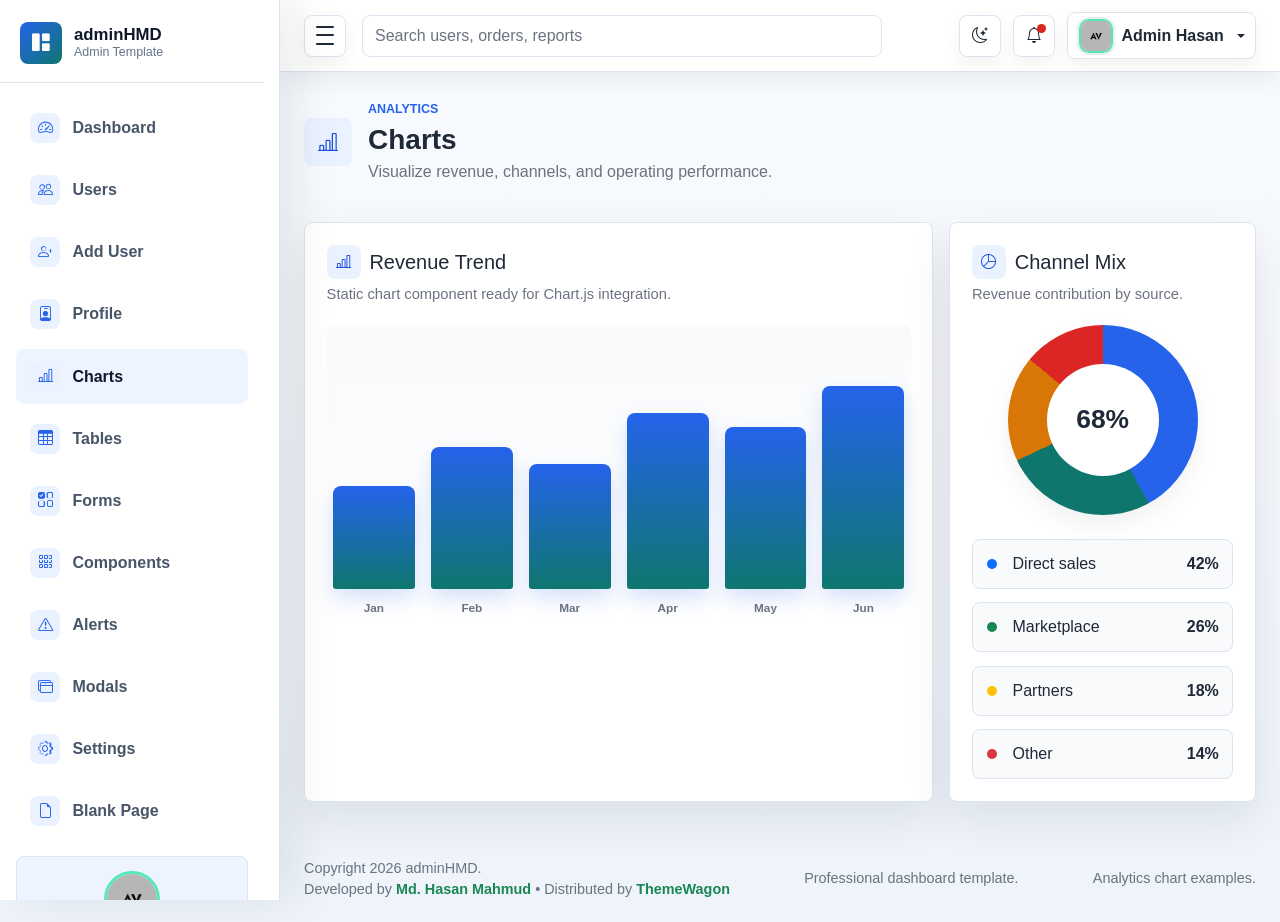
<file: adminhmd-1.0.0/html/charts.html>
<!DOCTYPE html>
<html lang="en">
<head>
  <meta charset="UTF-8">
  <meta name="viewport" content="width=device-width, initial-scale=1.0">
  <meta name="description" content="adminHMD professional admin dashboard template">
  <title>Charts | adminHMD</title>

  <link rel="stylesheet" href="../assets/css/bootstrap.min.css">
  <link rel="stylesheet" href="../assets/vendors/bootstrap-icons/bootstrap-icons.css">
  <link rel="stylesheet" href="../assets/css/style.css">
</head>

<body>
  <div class="admin-shell">
    <div class="sidebar-backdrop" data-sidebar-close></div>

    <aside class="admin-sidebar" id="adminSidebar" aria-label="Main navigation">
      <div class="sidebar-header">
        <a class="brand-mark" href="index.html" aria-label="adminHMD dashboard">
          <span class="brand-icon"><i class="bi bi-grid-1x2-fill" aria-hidden="true"></i></span>
          <span class="brand-copy">
            <span class="brand-title">adminHMD</span>
            <span class="brand-subtitle">Admin Template</span>
          </span>
        </a>
      </div>

      <nav class="sidebar-nav">
        <a class="nav-link" href="index.html">
          <span class="nav-icon"><i class="bi bi-speedometer2" aria-hidden="true"></i></span>
          <span class="nav-text">Dashboard</span>
        </a>
        <a class="nav-link" href="users.html">
          <span class="nav-icon"><i class="bi bi-people" aria-hidden="true"></i></span>
          <span class="nav-text">Users</span>
        </a>
        <a class="nav-link" href="add-user.html">
          <span class="nav-icon"><i class="bi bi-person-plus" aria-hidden="true"></i></span>
          <span class="nav-text">Add User</span>
        </a>
        <a class="nav-link" href="profile.html">
          <span class="nav-icon"><i class="bi bi-person-badge" aria-hidden="true"></i></span>
          <span class="nav-text">Profile</span>
        </a>
        <a class="nav-link active" href="charts.html" aria-current="page">
          <span class="nav-icon"><i class="bi bi-bar-chart-line" aria-hidden="true"></i></span>
          <span class="nav-text">Charts</span>
        </a>
        <a class="nav-link" href="tables.html">
          <span class="nav-icon"><i class="bi bi-table" aria-hidden="true"></i></span>
          <span class="nav-text">Tables</span>
        </a>
        <a class="nav-link" href="forms.html">
          <span class="nav-icon"><i class="bi bi-ui-checks-grid" aria-hidden="true"></i></span>
          <span class="nav-text">Forms</span>
        </a>
        <a class="nav-link" href="components.html">
          <span class="nav-icon"><i class="bi bi-grid-3x3-gap" aria-hidden="true"></i></span>
          <span class="nav-text">Components</span>
        </a>
        <a class="nav-link" href="alerts.html">
          <span class="nav-icon"><i class="bi bi-exclamation-triangle" aria-hidden="true"></i></span>
          <span class="nav-text">Alerts</span>
        </a>
        <a class="nav-link" href="modals.html">
          <span class="nav-icon"><i class="bi bi-window-stack" aria-hidden="true"></i></span>
          <span class="nav-text">Modals</span>
        </a>
        <a class="nav-link" href="settings.html">
          <span class="nav-icon"><i class="bi bi-gear" aria-hidden="true"></i></span>
          <span class="nav-text">Settings</span>
        </a>
        <a class="nav-link" href="blank.html">
          <span class="nav-icon"><i class="bi bi-file-earmark" aria-hidden="true"></i></span>
          <span class="nav-text">Blank Page</span>
        </a>
      </nav>

      <div class="sidebar-user">
        <img class="avatar-img avatar-md sidebar-user-avatar" src="../assets/images/avatar/avatar.jpg" alt="Admin Hasan">
        <strong>Admin Hasan</strong>
        <small>Active Workspace</small>
      </div>

      <div class="sidebar-footer">
        <span class="status-dot"></span>
        <span class="sidebar-footer-text">System running smoothly</span>
      </div>
    </aside>

    <div class="admin-main">
      <nav class="navbar admin-navbar navbar-expand bg-white">
        <div class="container-fluid px-3 px-lg-4">
          <button class="sidebar-toggle" type="button" data-sidebar-toggle aria-controls="adminSidebar" aria-expanded="true" aria-label="Toggle sidebar">
            <span></span>
            <span></span>
            <span></span>
          </button>

          <form class="d-none d-md-flex ms-3 flex-grow-1" role="search">
            <input class="form-control search-input" type="search" placeholder="Search users, orders, reports" aria-label="Search">
          </form>

          <div class="navbar-actions ms-auto">
            <button class="icon-button theme-toggle" type="button" data-theme-toggle aria-label="Switch color theme" title="Switch color theme">
              <i class="bi bi-moon-stars" data-theme-icon aria-hidden="true"></i>
            </button>
            <div class="dropdown">
              <button class="icon-button" type="button" data-bs-toggle="dropdown" aria-expanded="false" aria-label="Notifications">
                <span class="notification-dot"></span>
                <i class="bi bi-bell" aria-hidden="true"></i>
              </button>
              <div class="dropdown-menu dropdown-menu-end notification-menu">
                <div class="dropdown-header fw-bold text-body">Notifications</div>
                <a class="dropdown-item" href="users.html">
                  <span class="notification-title">New user registered</span>
                  <span class="notification-time">4 minutes ago</span>
                </a>
                <a class="dropdown-item" href="charts.html">
                  <span class="notification-title">Revenue target reached</span>
                  <span class="notification-time">32 minutes ago</span>
                </a>
                <a class="dropdown-item" href="settings.html">
                  <span class="notification-title">Security review completed</span>
                  <span class="notification-time">1 hour ago</span>
                </a>
              </div>
            </div>

            <div class="dropdown">
              <button class="profile-button dropdown-toggle" type="button" data-bs-toggle="dropdown" aria-expanded="false">
                <img class="avatar-img avatar-sm" src="../assets/images/avatar/avatar.jpg" alt="Admin Hasan">
                <span class="profile-name d-none d-sm-inline">Admin Hasan</span>
              </button>
              <ul class="dropdown-menu dropdown-menu-end">
                <li><a class="dropdown-item" href="profile.html">Profile</a></li>
                <li><a class="dropdown-item" href="settings.html">Account settings</a></li>
                <li><hr class="dropdown-divider"></li>
                <li><a class="dropdown-item" href="login.html">Sign out</a></li>
              </ul>
            </div>
          </div>
        </div>
      </nav>

      <main class="dashboard-content">
        <div class="container-fluid px-3 px-lg-4 py-4">
          <div class="page-heading">
            <div class="page-heading-copy">
              <span class="page-icon"><i class="bi bi-bar-chart-line" aria-hidden="true"></i></span>
              <div>
                <p class="eyebrow mb-1">Analytics</p>
                <h1 class="h3 mb-1">Charts</h1>
                <p class="text-muted mb-0">Visualize revenue, channels, and operating performance.</p>
              </div>
            </div>
            
          </div>

          <section class="row g-3 mt-1">
            <div class="col-12 col-xl-8">
              <div class="panel h-100">
                <div class="panel-header"><div><h2 class="h5 mb-1 section-title"><i class="bi bi-bar-chart-line" aria-hidden="true"></i><span>Revenue Trend</span></h2><p class="text-muted mb-0">Static chart component ready for Chart.js integration.</p></div></div>
                <div class="chart-bars" aria-label="Revenue chart"><div class="chart-column bar-42"><span></span><small>Jan</small></div><div class="chart-column bar-58"><span></span><small>Feb</small></div><div class="chart-column bar-51"><span></span><small>Mar</small></div><div class="chart-column bar-72"><span></span><small>Apr</small></div><div class="chart-column bar-66"><span></span><small>May</small></div><div class="chart-column bar-83"><span></span><small>Jun</small></div></div>
              </div>
            </div>
            <div class="col-12 col-xl-4">
              <div class="panel h-100">
                <div class="panel-header"><div><h2 class="h5 mb-1 section-title"><i class="bi bi-pie-chart" aria-hidden="true"></i><span>Channel Mix</span></h2><p class="text-muted mb-0">Revenue contribution by source.</p></div></div>
                <div class="donut-chart mx-auto"><span>68%</span></div>
                <div class="legend-list mt-4"><div><span class="legend-dot bg-primary"></span>Direct sales<strong>42%</strong></div><div><span class="legend-dot bg-success"></span>Marketplace<strong>26%</strong></div><div><span class="legend-dot bg-warning"></span>Partners<strong>18%</strong></div><div><span class="legend-dot bg-danger"></span>Other<strong>14%</strong></div></div>
              </div>
            </div>
          </section>
        </div>
      </main>

      <footer class="admin-footer">
        <div class="container-fluid px-3 px-lg-4">
          <span>Copyright 2026 adminHMD. <br> Developed by <a target="_blank" class="fw-bold text-success" href="https://github.com/HasanMahmudDev">Md. Hasan Mahmud</a> • Distributed by <a target="_blank" class="fw-bold text-success" href="https://themewagon.com">ThemeWagon</a> </span>
          <span>Professional dashboard template.</span>
          <span>Analytics chart examples.</span>
        </div>
      </footer>
    </div>
  </div>

  <script src="../assets/js/bootstrap.bundle.min.js"></script>
  <script src="../assets/js/main.js"></script>
</body>
</html>
</file>
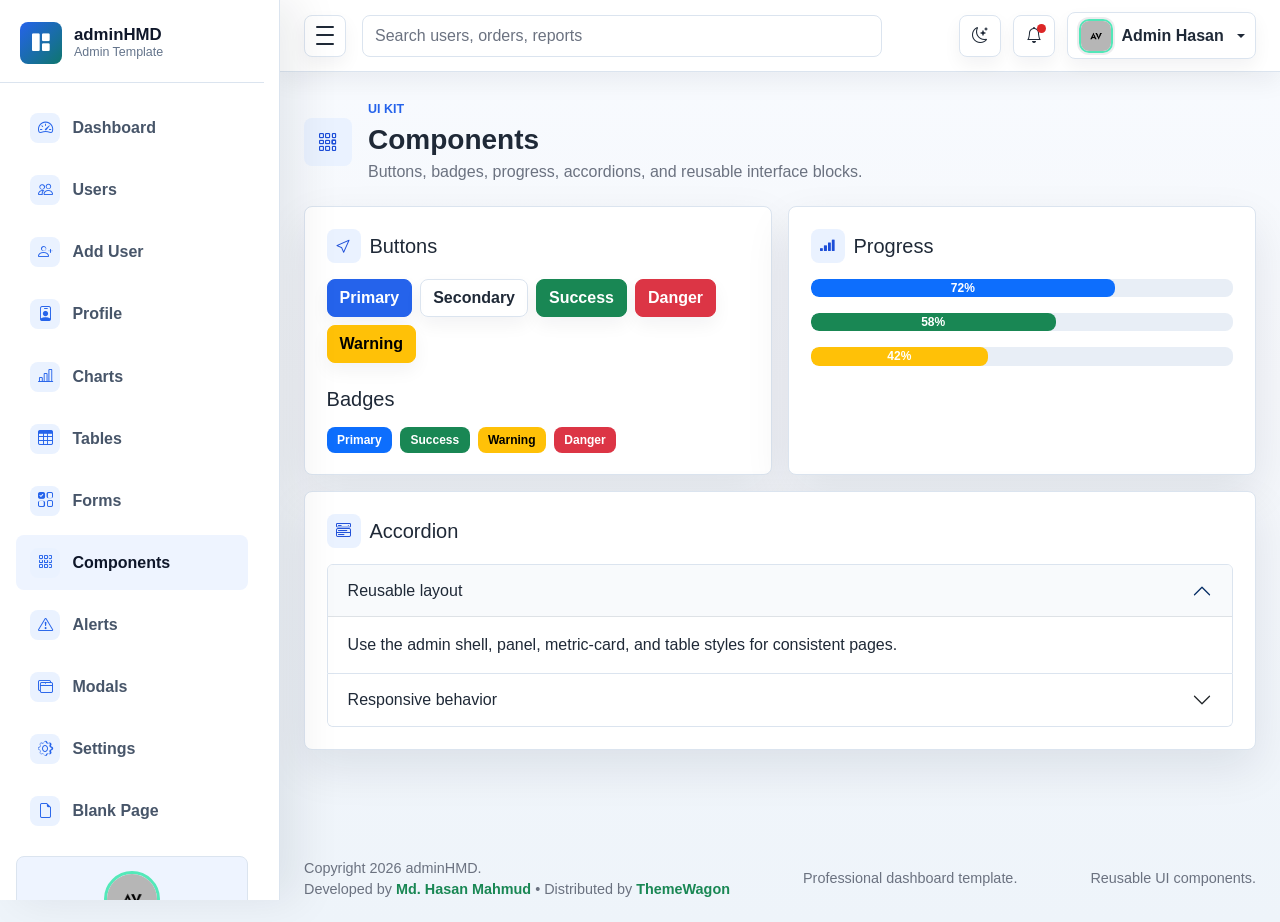
<file: adminhmd-1.0.0/html/components.html>
<!DOCTYPE html>
<html lang="en">
<head>
  <meta charset="UTF-8">
  <meta name="viewport" content="width=device-width, initial-scale=1.0">
  <meta name="description" content="adminHMD professional admin dashboard template">
  <title>Components | adminHMD</title>

  <link rel="stylesheet" href="../assets/css/bootstrap.min.css">
  <link rel="stylesheet" href="../assets/vendors/bootstrap-icons/bootstrap-icons.css">
  <link rel="stylesheet" href="../assets/css/style.css">
</head>

<body>
  <div class="admin-shell">
    <div class="sidebar-backdrop" data-sidebar-close></div>

    <aside class="admin-sidebar" id="adminSidebar" aria-label="Main navigation">
      <div class="sidebar-header">
        <a class="brand-mark" href="index.html" aria-label="adminHMD dashboard">
          <span class="brand-icon"><i class="bi bi-grid-1x2-fill" aria-hidden="true"></i></span>
          <span class="brand-copy">
            <span class="brand-title">adminHMD</span>
            <span class="brand-subtitle">Admin Template</span>
          </span>
        </a>
      </div>

      <nav class="sidebar-nav">
        <a class="nav-link" href="index.html">
          <span class="nav-icon"><i class="bi bi-speedometer2" aria-hidden="true"></i></span>
          <span class="nav-text">Dashboard</span>
        </a>
        <a class="nav-link" href="users.html">
          <span class="nav-icon"><i class="bi bi-people" aria-hidden="true"></i></span>
          <span class="nav-text">Users</span>
        </a>
        <a class="nav-link" href="add-user.html">
          <span class="nav-icon"><i class="bi bi-person-plus" aria-hidden="true"></i></span>
          <span class="nav-text">Add User</span>
        </a>
        <a class="nav-link" href="profile.html">
          <span class="nav-icon"><i class="bi bi-person-badge" aria-hidden="true"></i></span>
          <span class="nav-text">Profile</span>
        </a>
        <a class="nav-link" href="charts.html">
          <span class="nav-icon"><i class="bi bi-bar-chart-line" aria-hidden="true"></i></span>
          <span class="nav-text">Charts</span>
        </a>
        <a class="nav-link" href="tables.html">
          <span class="nav-icon"><i class="bi bi-table" aria-hidden="true"></i></span>
          <span class="nav-text">Tables</span>
        </a>
        <a class="nav-link" href="forms.html">
          <span class="nav-icon"><i class="bi bi-ui-checks-grid" aria-hidden="true"></i></span>
          <span class="nav-text">Forms</span>
        </a>
        <a class="nav-link active" href="components.html" aria-current="page">
          <span class="nav-icon"><i class="bi bi-grid-3x3-gap" aria-hidden="true"></i></span>
          <span class="nav-text">Components</span>
        </a>
        <a class="nav-link" href="alerts.html">
          <span class="nav-icon"><i class="bi bi-exclamation-triangle" aria-hidden="true"></i></span>
          <span class="nav-text">Alerts</span>
        </a>
        <a class="nav-link" href="modals.html">
          <span class="nav-icon"><i class="bi bi-window-stack" aria-hidden="true"></i></span>
          <span class="nav-text">Modals</span>
        </a>
        <a class="nav-link" href="settings.html">
          <span class="nav-icon"><i class="bi bi-gear" aria-hidden="true"></i></span>
          <span class="nav-text">Settings</span>
        </a>
        <a class="nav-link" href="blank.html">
          <span class="nav-icon"><i class="bi bi-file-earmark" aria-hidden="true"></i></span>
          <span class="nav-text">Blank Page</span>
        </a>
      </nav>

      <div class="sidebar-user">
        <img class="avatar-img avatar-md sidebar-user-avatar" src="../assets/images/avatar/avatar.jpg" alt="Admin Hasan">
        <strong>Admin Hasan</strong>
        <small>Active Workspace</small>
      </div>

      <div class="sidebar-footer">
        <span class="status-dot"></span>
        <span class="sidebar-footer-text">System running smoothly</span>
      </div>
    </aside>

    <div class="admin-main">
      <nav class="navbar admin-navbar navbar-expand bg-white">
        <div class="container-fluid px-3 px-lg-4">
          <button class="sidebar-toggle" type="button" data-sidebar-toggle aria-controls="adminSidebar" aria-expanded="true" aria-label="Toggle sidebar">
            <span></span>
            <span></span>
            <span></span>
          </button>

          <form class="d-none d-md-flex ms-3 flex-grow-1" role="search">
            <input class="form-control search-input" type="search" placeholder="Search users, orders, reports" aria-label="Search">
          </form>

          <div class="navbar-actions ms-auto">
            <button class="icon-button theme-toggle" type="button" data-theme-toggle aria-label="Switch color theme" title="Switch color theme">
              <i class="bi bi-moon-stars" data-theme-icon aria-hidden="true"></i>
            </button>
            <div class="dropdown">
              <button class="icon-button" type="button" data-bs-toggle="dropdown" aria-expanded="false" aria-label="Notifications">
                <span class="notification-dot"></span>
                <i class="bi bi-bell" aria-hidden="true"></i>
              </button>
              <div class="dropdown-menu dropdown-menu-end notification-menu">
                <div class="dropdown-header fw-bold text-body">Notifications</div>
                <a class="dropdown-item" href="users.html">
                  <span class="notification-title">New user registered</span>
                  <span class="notification-time">4 minutes ago</span>
                </a>
                <a class="dropdown-item" href="charts.html">
                  <span class="notification-title">Revenue target reached</span>
                  <span class="notification-time">32 minutes ago</span>
                </a>
                <a class="dropdown-item" href="settings.html">
                  <span class="notification-title">Security review completed</span>
                  <span class="notification-time">1 hour ago</span>
                </a>
              </div>
            </div>

            <div class="dropdown">
              <button class="profile-button dropdown-toggle" type="button" data-bs-toggle="dropdown" aria-expanded="false">
                <img class="avatar-img avatar-sm" src="../assets/images/avatar/avatar.jpg" alt="Admin Hasan">
                <span class="profile-name d-none d-sm-inline">Admin Hasan</span>
              </button>
              <ul class="dropdown-menu dropdown-menu-end">
                <li><a class="dropdown-item" href="profile.html">Profile</a></li>
                <li><a class="dropdown-item" href="settings.html">Account settings</a></li>
                <li><hr class="dropdown-divider"></li>
                <li><a class="dropdown-item" href="login.html">Sign out</a></li>
              </ul>
            </div>
          </div>
        </div>
      </nav>

      <main class="dashboard-content">
        <div class="container-fluid px-3 px-lg-4 py-4">
          <div class="page-heading">
            <div class="page-heading-copy">
              <span class="page-icon"><i class="bi bi-grid-3x3-gap" aria-hidden="true"></i></span>
              <div>
                <p class="eyebrow mb-1">UI Kit</p>
                <h1 class="h3 mb-1">Components</h1>
                <p class="text-muted mb-0">Buttons, badges, progress, accordions, and reusable interface blocks.</p>
              </div>
            </div>
            
          </div>

          <section class="row g-3">
            <div class="col-12 col-xl-6"><div class="panel h-100"><h2 class="h5 mb-3 section-title"><i class="bi bi-cursor" aria-hidden="true"></i><span>Buttons</span></h2><div class="d-flex flex-wrap gap-2"><button class="btn btn-primary" type="button">Primary</button><button class="btn btn-outline-secondary" type="button">Secondary</button><button class="btn btn-success" type="button">Success</button><button class="btn btn-danger" type="button">Danger</button><button class="btn btn-warning" type="button">Warning</button></div><h2 class="h5 mt-4 mb-3">Badges</h2><div class="d-flex flex-wrap gap-2"><span class="badge text-bg-primary">Primary</span><span class="badge text-bg-success">Success</span><span class="badge text-bg-warning">Warning</span><span class="badge text-bg-danger">Danger</span></div></div></div>
            <div class="col-12 col-xl-6"><div class="panel h-100"><h2 class="h5 mb-3 section-title"><i class="bi bi-reception-4" aria-hidden="true"></i><span>Progress</span></h2><div class="progress mb-3"><div class="progress-bar progress-72" role="progressbar" aria-valuenow="72" aria-valuemin="0" aria-valuemax="100">72%</div></div><div class="progress mb-3"><div class="progress-bar bg-success progress-58" role="progressbar" aria-valuenow="58" aria-valuemin="0" aria-valuemax="100">58%</div></div><div class="progress"><div class="progress-bar bg-warning progress-42" role="progressbar" aria-valuenow="42" aria-valuemin="0" aria-valuemax="100">42%</div></div></div></div>
            <div class="col-12"><div class="panel"><h2 class="h5 mb-3 section-title"><i class="bi bi-menu-button-wide" aria-hidden="true"></i><span>Accordion</span></h2><div class="accordion" id="componentAccordion"><div class="accordion-item"><h3 class="accordion-header"><button class="accordion-button" type="button" data-bs-toggle="collapse" data-bs-target="#collapseOne" aria-expanded="true" aria-controls="collapseOne">Reusable layout</button></h3><div id="collapseOne" class="accordion-collapse collapse show" data-bs-parent="#componentAccordion"><div class="accordion-body">Use the admin shell, panel, metric-card, and table styles for consistent pages.</div></div></div><div class="accordion-item"><h3 class="accordion-header"><button class="accordion-button collapsed" type="button" data-bs-toggle="collapse" data-bs-target="#collapseTwo" aria-expanded="false" aria-controls="collapseTwo">Responsive behavior</button></h3><div id="collapseTwo" class="accordion-collapse collapse" data-bs-parent="#componentAccordion"><div class="accordion-body">The sidebar becomes a mobile overlay and a compact mini sidebar on desktop.</div></div></div></div></div></div>
          </section>
        </div>
      </main>

      <footer class="admin-footer">
        <div class="container-fluid px-3 px-lg-4">
          <span>Copyright 2026 adminHMD. <br> Developed by <a target="_blank" class="fw-bold text-success" href="https://github.com/HasanMahmudDev">Md. Hasan Mahmud</a> • Distributed by <a target="_blank" class="fw-bold text-success" href="https://themewagon.com">ThemeWagon</a> </span>
          <span>Professional dashboard template.</span>
          <span>Reusable UI components.</span>
        </div>
      </footer>
    </div>
  </div>

  <script src="../assets/js/bootstrap.bundle.min.js"></script>
  <script src="../assets/js/main.js"></script>
</body>
</html>
</file>
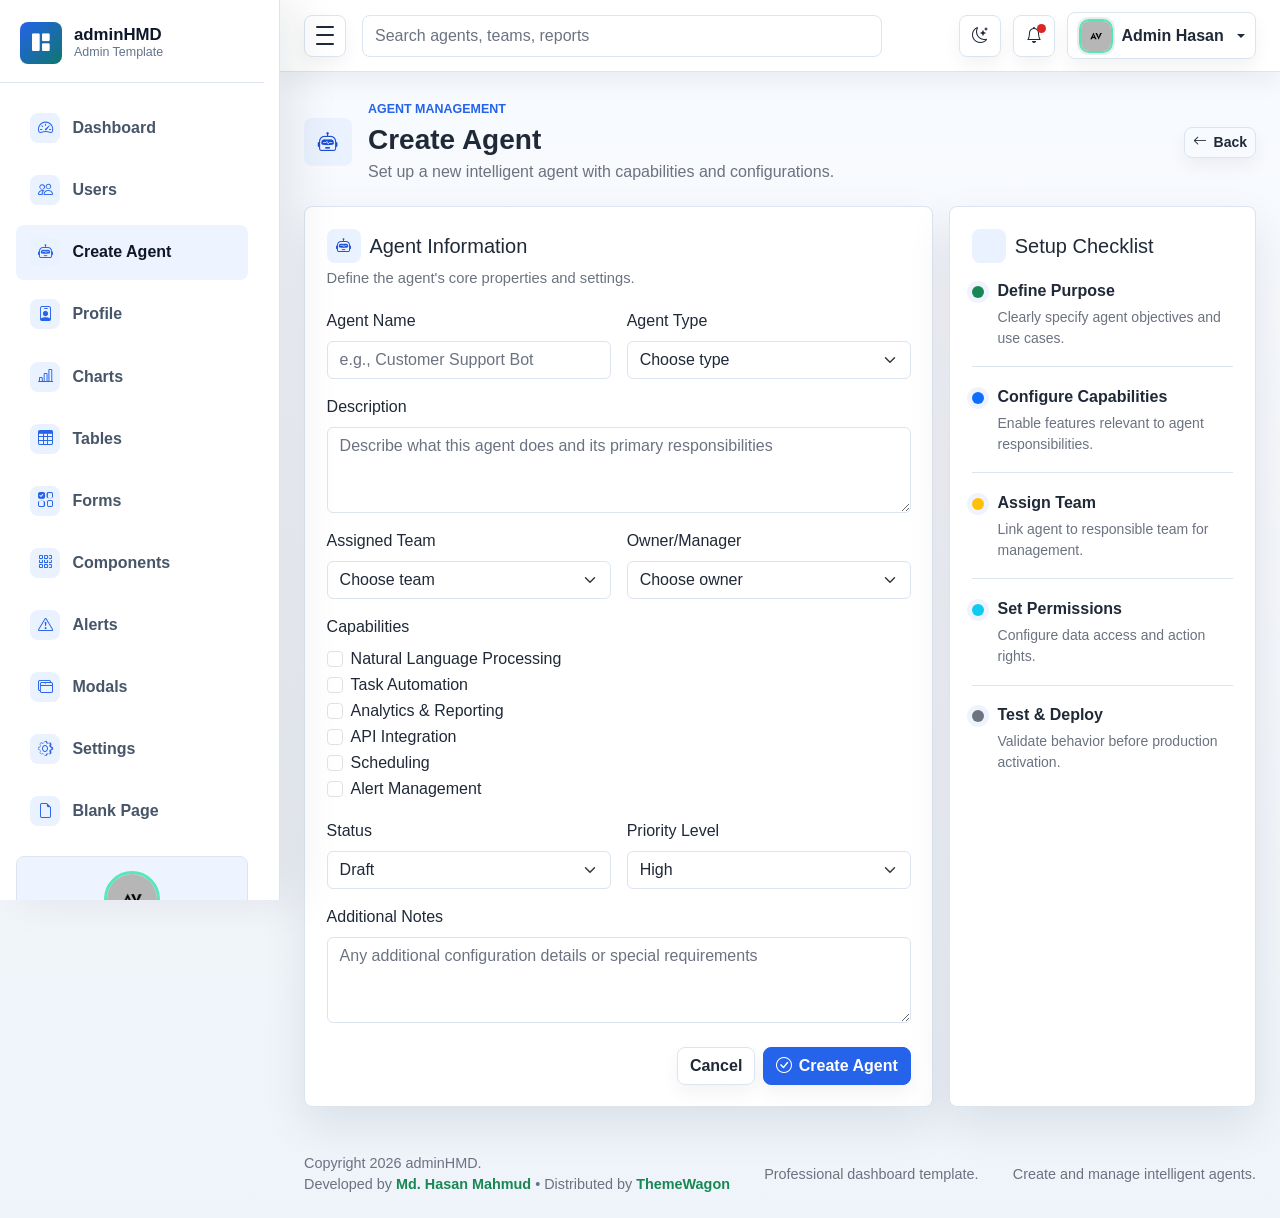
<file: adminhmd-1.0.0/html/create-agent.html>
<!DOCTYPE html>
<html lang="en">
<head>
  <meta charset="UTF-8">
  <meta name="viewport" content="width=device-width, initial-scale=1.0">
  <meta name="description" content="adminHMD professional admin dashboard template">
  <title>Create Agent | adminHMD</title>

  <link rel="stylesheet" href="../assets/css/bootstrap.min.css">
  <link rel="stylesheet" href="../assets/vendors/bootstrap-icons/bootstrap-icons.css">
  <link rel="stylesheet" href="../assets/css/style.css">
</head>

<body>
  <div class="admin-shell">
    <div class="sidebar-backdrop" data-sidebar-close></div>

    <aside class="admin-sidebar" id="adminSidebar" aria-label="Main navigation">
      <div class="sidebar-header">
        <a class="brand-mark" href="index.html" aria-label="adminHMD dashboard">
          <span class="brand-icon"><i class="bi bi-grid-1x2-fill" aria-hidden="true"></i></span>
          <span class="brand-copy">
            <span class="brand-title">adminHMD</span>
            <span class="brand-subtitle">Admin Template</span>
          </span>
        </a>
      </div>

      <nav class="sidebar-nav">
        <a class="nav-link" href="index.html">
          <span class="nav-icon"><i class="bi bi-speedometer2" aria-hidden="true"></i></span>
          <span class="nav-text">Dashboard</span>
        </a>
        <a class="nav-link" href="users.html">
          <span class="nav-icon"><i class="bi bi-people" aria-hidden="true"></i></span>
          <span class="nav-text">Users</span>
        </a>
        <a class="nav-link active" href="create-agent.html" aria-current="page">
          <span class="nav-icon"><i class="bi bi-robot" aria-hidden="true"></i></span>
          <span class="nav-text">Create Agent</span>
        </a>
        <a class="nav-link" href="profile.html">
          <span class="nav-icon"><i class="bi bi-person-badge" aria-hidden="true"></i></span>
          <span class="nav-text">Profile</span>
        </a>
        <a class="nav-link" href="charts.html">
          <span class="nav-icon"><i class="bi bi-bar-chart-line" aria-hidden="true"></i></span>
          <span class="nav-text">Charts</span>
        </a>
        <a class="nav-link" href="tables.html">
          <span class="nav-icon"><i class="bi bi-table" aria-hidden="true"></i></span>
          <span class="nav-text">Tables</span>
        </a>
        <a class="nav-link" href="forms.html">
          <span class="nav-icon"><i class="bi bi-ui-checks-grid" aria-hidden="true"></i></span>
          <span class="nav-text">Forms</span>
        </a>
        <a class="nav-link" href="components.html">
          <span class="nav-icon"><i class="bi bi-grid-3x3-gap" aria-hidden="true"></i></span>
          <span class="nav-text">Components</span>
        </a>
        <a class="nav-link" href="alerts.html">
          <span class="nav-icon"><i class="bi bi-exclamation-triangle" aria-hidden="true"></i></span>
          <span class="nav-text">Alerts</span>
        </a>
        <a class="nav-link" href="modals.html">
          <span class="nav-icon"><i class="bi bi-window-stack" aria-hidden="true"></i></span>
          <span class="nav-text">Modals</span>
        </a>
        <a class="nav-link" href="settings.html">
          <span class="nav-icon"><i class="bi bi-gear" aria-hidden="true"></i></span>
          <span class="nav-text">Settings</span>
        </a>
        <a class="nav-link" href="blank.html">
          <span class="nav-icon"><i class="bi bi-file-earmark" aria-hidden="true"></i></span>
          <span class="nav-text">Blank Page</span>
        </a>
      </nav>

      <div class="sidebar-user">
        <img class="avatar-img avatar-md sidebar-user-avatar" src="../assets/images/avatar/avatar.jpg" alt="Admin Hasan">
        <strong>Admin Hasan</strong>
        <small>Active Workspace</small>
      </div>

      <div class="sidebar-footer">
        <span class="status-dot"></span>
        <span class="sidebar-footer-text">System running smoothly</span>
      </div>
    </aside>

    <div class="admin-main">
      <nav class="navbar admin-navbar navbar-expand bg-white">
        <div class="container-fluid px-3 px-lg-4">
          <button class="sidebar-toggle" type="button" data-sidebar-toggle aria-controls="adminSidebar" aria-expanded="true" aria-label="Toggle sidebar">
            <span></span>
            <span></span>
            <span></span>
          </button>

          <form class="d-none d-md-flex ms-3 flex-grow-1" role="search">
            <input class="form-control search-input" type="search" placeholder="Search agents, teams, reports" aria-label="Search">
          </form>

          <div class="navbar-actions ms-auto">
            <button class="icon-button theme-toggle" type="button" data-theme-toggle aria-label="Switch color theme" title="Switch color theme">
              <i class="bi bi-moon-stars" data-theme-icon aria-hidden="true"></i>
            </button>
            <div class="dropdown">
              <button class="icon-button" type="button" data-bs-toggle="dropdown" aria-expanded="false" aria-label="Notifications">
                <span class="notification-dot"></span>
                <i class="bi bi-bell" aria-hidden="true"></i>
              </button>
              <div class="dropdown-menu dropdown-menu-end notification-menu">
                <div class="dropdown-header fw-bold text-body">Notifications</div>
                <a class="dropdown-item" href="users.html">
                  <span class="notification-title">Agent created successfully</span>
                  <span class="notification-time">2 minutes ago</span>
                </a>
                <a class="dropdown-item" href="charts.html">
                  <span class="notification-title">Agent performance updated</span>
                  <span class="notification-time">15 minutes ago</span>
                </a>
                <a class="dropdown-item" href="settings.html">
                  <span class="notification-title">New agent template available</span>
                  <span class="notification-time">1 hour ago</span>
                </a>
              </div>
            </div>

            <div class="dropdown">
              <button class="profile-button dropdown-toggle" type="button" data-bs-toggle="dropdown" aria-expanded="false">
                <img class="avatar-img avatar-sm" src="../assets/images/avatar/avatar.jpg" alt="Admin Hasan">
                <span class="profile-name d-none d-sm-inline">Admin Hasan</span>
              </button>
              <ul class="dropdown-menu dropdown-menu-end">
                <li><a class="dropdown-item" href="profile.html">Profile</a></li>
                <li><a class="dropdown-item" href="settings.html">Account settings</a></li>
                <li><hr class="dropdown-divider"></li>
                <li><a class="dropdown-item" href="login.html">Sign out</a></li>
              </ul>
            </div>
          </div>
        </div>
      </nav>

      <main class="dashboard-content">
        <div class="container-fluid px-3 px-lg-4 py-4">
          <div class="page-heading">
            <div class="page-heading-copy">
              <span class="page-icon"><i class="bi bi-robot" aria-hidden="true"></i></span>
              <div>
                <p class="eyebrow mb-1">Agent Management</p>
                <h1 class="h3 mb-1">Create Agent</h1>
                <p class="text-muted mb-0">Set up a new intelligent agent with capabilities and configurations.</p>
              </div>
            </div>
            <div class="heading-actions"><a class="btn btn-outline-secondary btn-sm" href="users.html"><i class="bi bi-arrow-left" aria-hidden="true"></i> Back</a></div>
          </div>

          <section class="row g-3">
            <div class="col-12 col-xl-8">
              <form class="panel needs-validation" novalidate>
                <div class="panel-header"><div><h2 class="h5 mb-1 section-title"><i class="bi bi-robot" aria-hidden="true"></i><span>Agent Information</span></h2><p class="text-muted mb-0">Define the agent's core properties and settings.</p></div></div>
                <div class="row g-3">
                  <div class="col-md-6"><label class="form-label" for="agentName">Agent Name</label><input class="form-control" id="agentName" type="text" placeholder="e.g., Customer Support Bot" required><div class="invalid-feedback">Agent name is required.</div></div>
                  <div class="col-md-6"><label class="form-label" for="agentType">Agent Type</label><select class="form-select" id="agentType" required><option value="">Choose type</option><option>Chatbot</option><option>Task Automation</option><option>Data Analysis</option><option>Content Generation</option><option>Custom</option></select><div class="invalid-feedback">Choose an agent type.</div></div>
                  <div class="col-12"><label class="form-label" for="description">Description</label><textarea class="form-control" id="description" rows="3" placeholder="Describe what this agent does and its primary responsibilities" required></textarea><div class="invalid-feedback">Description is required.</div></div>
                  <div class="col-md-6"><label class="form-label" for="team">Assigned Team</label><select class="form-select" id="team" required><option value="">Choose team</option><option>Operations</option><option>Sales</option><option>Content</option><option>Finance</option><option>Support</option></select><div class="invalid-feedback">Choose a team.</div></div>
                  <div class="col-md-6"><label class="form-label" for="owner">Owner/Manager</label><select class="form-select" id="owner" required><option value="">Choose owner</option><option>Admin Hasan</option><option>Team Lead</option><option>Manager</option><option>Supervisor</option></select><div class="invalid-feedback">Choose an owner.</div></div>
                  <div class="col-12"><label class="form-label">Capabilities</label><div class="capability-checkboxes"><div class="form-check"><input class="form-check-input" type="checkbox" id="cap1" value="nlp"><label class="form-check-label" for="cap1">Natural Language Processing</label></div><div class="form-check"><input class="form-check-input" type="checkbox" id="cap2" value="automation"><label class="form-check-label" for="cap2">Task Automation</label></div><div class="form-check"><input class="form-check-input" type="checkbox" id="cap3" value="analytics"><label class="form-check-label" for="cap3">Analytics & Reporting</label></div><div class="form-check"><input class="form-check-input" type="checkbox" id="cap4" value="integration"><label class="form-check-label" for="cap4">API Integration</label></div><div class="form-check"><input class="form-check-input" type="checkbox" id="cap5" value="scheduling"><label class="form-check-label" for="cap5">Scheduling</label></div><div class="form-check"><input class="form-check-input" type="checkbox" id="cap6" value="alerts"><label class="form-check-label" for="cap6">Alert Management</label></div></div></div>
                  <div class="col-md-6"><label class="form-label" for="status">Status</label><select class="form-select" id="status" required><option value="">Choose status</option><option selected>Draft</option><option>Active</option><option>Inactive</option></select><div class="invalid-feedback">Choose a status.</div></div>
                  <div class="col-md-6"><label class="form-label" for="priority">Priority Level</label><select class="form-select" id="priority" required><option value="">Choose priority</option><option>Low</option><option>Medium</option><option selected>High</option><option>Critical</option></select><div class="invalid-feedback">Choose a priority level.</div></div>
                  <div class="col-12"><label class="form-label" for="notes">Additional Notes</label><textarea class="form-control" id="notes" rows="3" placeholder="Any additional configuration details or special requirements"></textarea></div>
                </div>
                <div class="d-flex flex-wrap justify-content-end gap-2 mt-4"><a class="btn btn-outline-secondary" href="users.html">Cancel</a><button class="btn btn-primary" type="submit"><i class="bi bi-check-circle" aria-hidden="true"></i> Create Agent</button></div>
              </form>
            </div>
            <div class="col-12 col-xl-4">
              <div class="panel h-100">
                <h2 class="h5 mb-3 section-title"><i class="bi bi-checklist" aria-hidden="true"></i><span>Setup Checklist</span></h2>
                <div class="activity-list">
                  <div class="activity-item"><span class="activity-dot bg-success"></span><div><p class="mb-1 fw-semibold">Define Purpose</p><p class="text-muted small mb-0">Clearly specify agent objectives and use cases.</p></div></div>
                  <div class="activity-item"><span class="activity-dot bg-primary"></span><div><p class="mb-1 fw-semibold">Configure Capabilities</p><p class="text-muted small mb-0">Enable features relevant to agent responsibilities.</p></div></div>
                  <div class="activity-item"><span class="activity-dot bg-warning"></span><div><p class="mb-1 fw-semibold">Assign Team</p><p class="text-muted small mb-0">Link agent to responsible team for management.</p></div></div>
                  <div class="activity-item"><span class="activity-dot bg-info"></span><div><p class="mb-1 fw-semibold">Set Permissions</p><p class="text-muted small mb-0">Configure data access and action rights.</p></div></div>
                  <div class="activity-item"><span class="activity-dot bg-secondary"></span><div><p class="mb-1 fw-semibold">Test & Deploy</p><p class="text-muted small mb-0">Validate behavior before production activation.</p></div></div>
                </div>
              </div>
            </div>
          </section>
        </div>
      </main>

      <footer class="admin-footer">
        <div class="container-fluid px-3 px-lg-4">
          <span>Copyright 2026 adminHMD. <br> Developed by <a target="_blank" class="fw-bold text-success" href="https://github.com/HasanMahmudDev">Md. Hasan Mahmud</a> • Distributed by <a target="_blank" class="fw-bold text-success" href="https://themewagon.com">ThemeWagon</a> </span>
          <span>Professional dashboard template.</span>
          <span>Create and manage intelligent agents.</span>
        </div>
      </footer>
    </div>
  </div>

  <script src="../assets/js/bootstrap.bundle.min.js"></script>
  <script src="../assets/js/main.js"></script>
</body>
</html>
</file>
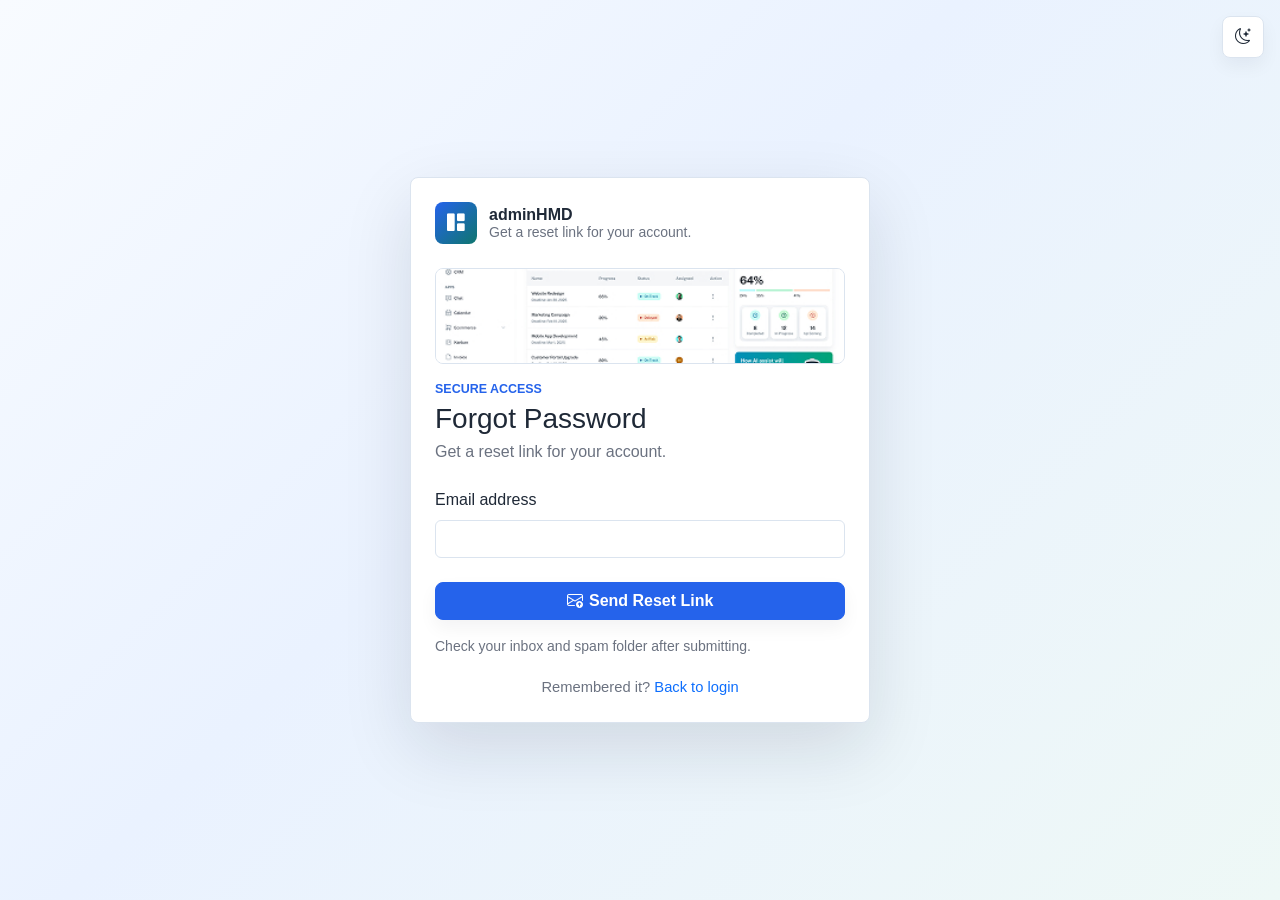
<file: adminhmd-1.0.0/html/forgot-password.html>
<!DOCTYPE html>
<html lang="en">
<head>
  <meta charset="UTF-8">
  <meta name="viewport" content="width=device-width, initial-scale=1.0">
  <meta name="description" content="adminHMD authentication page">
  <title>Forgot Password | adminHMD</title>

  <link rel="stylesheet" href="../assets/css/bootstrap.min.css">
  <link rel="stylesheet" href="../assets/vendors/bootstrap-icons/bootstrap-icons.css">
  <link rel="stylesheet" href="../assets/css/style.css">
</head>

<body class="auth-body">
  <button class="icon-button theme-toggle auth-theme-toggle" type="button" data-theme-toggle aria-label="Switch color theme" title="Switch color theme">
    <i class="bi bi-moon-stars" data-theme-icon aria-hidden="true"></i>
  </button>
  <main class="auth-page">
    <section class="auth-card">
      <a class="auth-brand" href="index.html"><span class="brand-icon"><i class="bi bi-grid-1x2-fill" aria-hidden="true"></i></span><span><strong>adminHMD</strong><small>Get a reset link for your account.</small></span></a>
      <div class="auth-visual"><img src="../assets/images/png/dasher-ui-bootstrap-5.jpg" alt="adminHMD dashboard interface"></div>
      <form class="needs-validation" novalidate>
        <div class="mb-4">
          <p class="eyebrow mb-1">Secure Access</p>
          <h1 class="h3 mb-1">Forgot Password</h1>
          <p class="text-muted mb-0">Get a reset link for your account.</p>
        </div>
        <div class="mb-4"><label class="form-label" for="forgotEmail">Email address</label><input class="form-control" id="forgotEmail" type="email" required><div class="invalid-feedback">Enter a valid email.</div></div>
        <button class="btn btn-primary w-100" type="submit"><i class="bi bi-envelope-arrow-up" aria-hidden="true"></i> Send Reset Link</button>
      </form>
      <p class="text-muted small mt-3 mb-0">Check your inbox and spam folder after submitting.</p>
      <div class="auth-footer">Remembered it? <a href="login.html">Back to login</a></div>
    </section>
  </main>

  <script src="../assets/js/bootstrap.bundle.min.js"></script>
  <script src="../assets/js/main.js"></script>
</body>
</html>
</file>
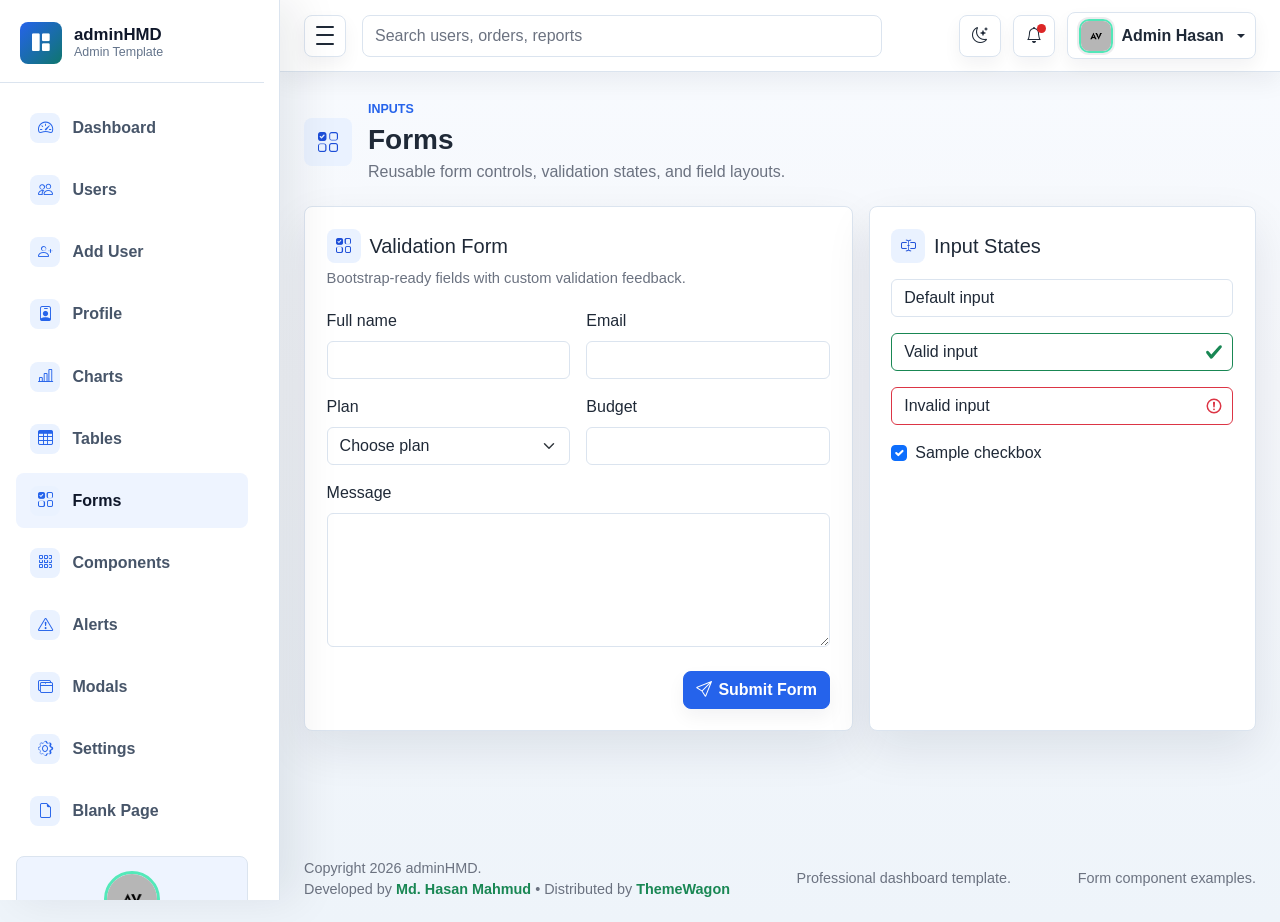
<file: adminhmd-1.0.0/html/forms.html>
<!DOCTYPE html>
<html lang="en">
<head>
  <meta charset="UTF-8">
  <meta name="viewport" content="width=device-width, initial-scale=1.0">
  <meta name="description" content="adminHMD professional admin dashboard template">
  <title>Forms | adminHMD</title>

  <link rel="stylesheet" href="../assets/css/bootstrap.min.css">
  <link rel="stylesheet" href="../assets/vendors/bootstrap-icons/bootstrap-icons.css">
  <link rel="stylesheet" href="../assets/css/style.css">
</head>

<body>
  <div class="admin-shell">
    <div class="sidebar-backdrop" data-sidebar-close></div>

    <aside class="admin-sidebar" id="adminSidebar" aria-label="Main navigation">
      <div class="sidebar-header">
        <a class="brand-mark" href="index.html" aria-label="adminHMD dashboard">
          <span class="brand-icon"><i class="bi bi-grid-1x2-fill" aria-hidden="true"></i></span>
          <span class="brand-copy">
            <span class="brand-title">adminHMD</span>
            <span class="brand-subtitle">Admin Template</span>
          </span>
        </a>
      </div>

      <nav class="sidebar-nav">
        <a class="nav-link" href="index.html">
          <span class="nav-icon"><i class="bi bi-speedometer2" aria-hidden="true"></i></span>
          <span class="nav-text">Dashboard</span>
        </a>
        <a class="nav-link" href="users.html">
          <span class="nav-icon"><i class="bi bi-people" aria-hidden="true"></i></span>
          <span class="nav-text">Users</span>
        </a>
        <a class="nav-link" href="add-user.html">
          <span class="nav-icon"><i class="bi bi-person-plus" aria-hidden="true"></i></span>
          <span class="nav-text">Add User</span>
        </a>
        <a class="nav-link" href="profile.html">
          <span class="nav-icon"><i class="bi bi-person-badge" aria-hidden="true"></i></span>
          <span class="nav-text">Profile</span>
        </a>
        <a class="nav-link" href="charts.html">
          <span class="nav-icon"><i class="bi bi-bar-chart-line" aria-hidden="true"></i></span>
          <span class="nav-text">Charts</span>
        </a>
        <a class="nav-link" href="tables.html">
          <span class="nav-icon"><i class="bi bi-table" aria-hidden="true"></i></span>
          <span class="nav-text">Tables</span>
        </a>
        <a class="nav-link active" href="forms.html" aria-current="page">
          <span class="nav-icon"><i class="bi bi-ui-checks-grid" aria-hidden="true"></i></span>
          <span class="nav-text">Forms</span>
        </a>
        <a class="nav-link" href="components.html">
          <span class="nav-icon"><i class="bi bi-grid-3x3-gap" aria-hidden="true"></i></span>
          <span class="nav-text">Components</span>
        </a>
        <a class="nav-link" href="alerts.html">
          <span class="nav-icon"><i class="bi bi-exclamation-triangle" aria-hidden="true"></i></span>
          <span class="nav-text">Alerts</span>
        </a>
        <a class="nav-link" href="modals.html">
          <span class="nav-icon"><i class="bi bi-window-stack" aria-hidden="true"></i></span>
          <span class="nav-text">Modals</span>
        </a>
        <a class="nav-link" href="settings.html">
          <span class="nav-icon"><i class="bi bi-gear" aria-hidden="true"></i></span>
          <span class="nav-text">Settings</span>
        </a>
        <a class="nav-link" href="blank.html">
          <span class="nav-icon"><i class="bi bi-file-earmark" aria-hidden="true"></i></span>
          <span class="nav-text">Blank Page</span>
        </a>
      </nav>

      <div class="sidebar-user">
        <img class="avatar-img avatar-md sidebar-user-avatar" src="../assets/images/avatar/avatar.jpg" alt="Admin Hasan">
        <strong>Admin Hasan</strong>
        <small>Active Workspace</small>
      </div>

      <div class="sidebar-footer">
        <span class="status-dot"></span>
        <span class="sidebar-footer-text">System running smoothly</span>
      </div>
    </aside>

    <div class="admin-main">
      <nav class="navbar admin-navbar navbar-expand bg-white">
        <div class="container-fluid px-3 px-lg-4">
          <button class="sidebar-toggle" type="button" data-sidebar-toggle aria-controls="adminSidebar" aria-expanded="true" aria-label="Toggle sidebar">
            <span></span>
            <span></span>
            <span></span>
          </button>

          <form class="d-none d-md-flex ms-3 flex-grow-1" role="search">
            <input class="form-control search-input" type="search" placeholder="Search users, orders, reports" aria-label="Search">
          </form>

          <div class="navbar-actions ms-auto">
            <button class="icon-button theme-toggle" type="button" data-theme-toggle aria-label="Switch color theme" title="Switch color theme">
              <i class="bi bi-moon-stars" data-theme-icon aria-hidden="true"></i>
            </button>
            <div class="dropdown">
              <button class="icon-button" type="button" data-bs-toggle="dropdown" aria-expanded="false" aria-label="Notifications">
                <span class="notification-dot"></span>
                <i class="bi bi-bell" aria-hidden="true"></i>
              </button>
              <div class="dropdown-menu dropdown-menu-end notification-menu">
                <div class="dropdown-header fw-bold text-body">Notifications</div>
                <a class="dropdown-item" href="users.html">
                  <span class="notification-title">New user registered</span>
                  <span class="notification-time">4 minutes ago</span>
                </a>
                <a class="dropdown-item" href="charts.html">
                  <span class="notification-title">Revenue target reached</span>
                  <span class="notification-time">32 minutes ago</span>
                </a>
                <a class="dropdown-item" href="settings.html">
                  <span class="notification-title">Security review completed</span>
                  <span class="notification-time">1 hour ago</span>
                </a>
              </div>
            </div>

            <div class="dropdown">
              <button class="profile-button dropdown-toggle" type="button" data-bs-toggle="dropdown" aria-expanded="false">
                <img class="avatar-img avatar-sm" src="../assets/images/avatar/avatar.jpg" alt="Admin Hasan">
                <span class="profile-name d-none d-sm-inline">Admin Hasan</span>
              </button>
              <ul class="dropdown-menu dropdown-menu-end">
                <li><a class="dropdown-item" href="profile.html">Profile</a></li>
                <li><a class="dropdown-item" href="settings.html">Account settings</a></li>
                <li><hr class="dropdown-divider"></li>
                <li><a class="dropdown-item" href="login.html">Sign out</a></li>
              </ul>
            </div>
          </div>
        </div>
      </nav>

      <main class="dashboard-content">
        <div class="container-fluid px-3 px-lg-4 py-4">
          <div class="page-heading">
            <div class="page-heading-copy">
              <span class="page-icon"><i class="bi bi-ui-checks-grid" aria-hidden="true"></i></span>
              <div>
                <p class="eyebrow mb-1">Inputs</p>
                <h1 class="h3 mb-1">Forms</h1>
                <p class="text-muted mb-0">Reusable form controls, validation states, and field layouts.</p>
              </div>
            </div>
            
          </div>

          <section class="row g-3">
            <div class="col-12 col-xl-7">
              <form class="panel needs-validation" novalidate>
                <div class="panel-header"><div><h2 class="h5 mb-1 section-title"><i class="bi bi-ui-checks-grid" aria-hidden="true"></i><span>Validation Form</span></h2><p class="text-muted mb-0">Bootstrap-ready fields with custom validation feedback.</p></div></div>
                <div class="row g-3"><div class="col-md-6"><label class="form-label" for="formName">Full name</label><input class="form-control" id="formName" required><div class="invalid-feedback">Full name is required.</div></div><div class="col-md-6"><label class="form-label" for="formEmail">Email</label><input class="form-control" id="formEmail" type="email" required><div class="invalid-feedback">Valid email is required.</div></div><div class="col-md-6"><label class="form-label" for="formPlan">Plan</label><select class="form-select" id="formPlan" required><option value="">Choose plan</option><option>Starter</option><option>Business</option><option>Enterprise</option></select><div class="invalid-feedback">Choose a plan.</div></div><div class="col-md-6"><label class="form-label" for="formBudget">Budget</label><input class="form-control" id="formBudget" type="number" min="1" required><div class="invalid-feedback">Enter a valid budget.</div></div><div class="col-12"><label class="form-label" for="formMessage">Message</label><textarea class="form-control" id="formMessage" rows="5" required></textarea><div class="invalid-feedback">Message is required.</div></div></div>
                <div class="d-flex justify-content-end mt-4"><button class="btn btn-primary" type="submit"><i class="bi bi-send" aria-hidden="true"></i> Submit Form</button></div>
              </form>
            </div>
            <div class="col-12 col-xl-5"><div class="panel h-100"><h2 class="h5 mb-3 section-title"><i class="bi bi-input-cursor-text" aria-hidden="true"></i><span>Input States</span></h2><input class="form-control mb-3" value="Default input"><input class="form-control is-valid mb-3" value="Valid input"><input class="form-control is-invalid mb-3" value="Invalid input"><div class="form-check"><input class="form-check-input" type="checkbox" id="sampleCheck" checked><label class="form-check-label" for="sampleCheck">Sample checkbox</label></div></div></div>
          </section>
        </div>
      </main>

      <footer class="admin-footer">
        <div class="container-fluid px-3 px-lg-4">
          <span>Copyright 2026 adminHMD. <br> Developed by <a target="_blank" class="fw-bold text-success" href="https://github.com/HasanMahmudDev">Md. Hasan Mahmud</a> • Distributed by <a target="_blank" class="fw-bold text-success" href="https://themewagon.com">ThemeWagon</a> </span>
          <span>Professional dashboard template.</span>
          <span>Form component examples.</span>
        </div>
      </footer>
    </div>
  </div>

  <script src="../assets/js/bootstrap.bundle.min.js"></script>
  <script src="../assets/js/main.js"></script>
</body>
</html>
</file>
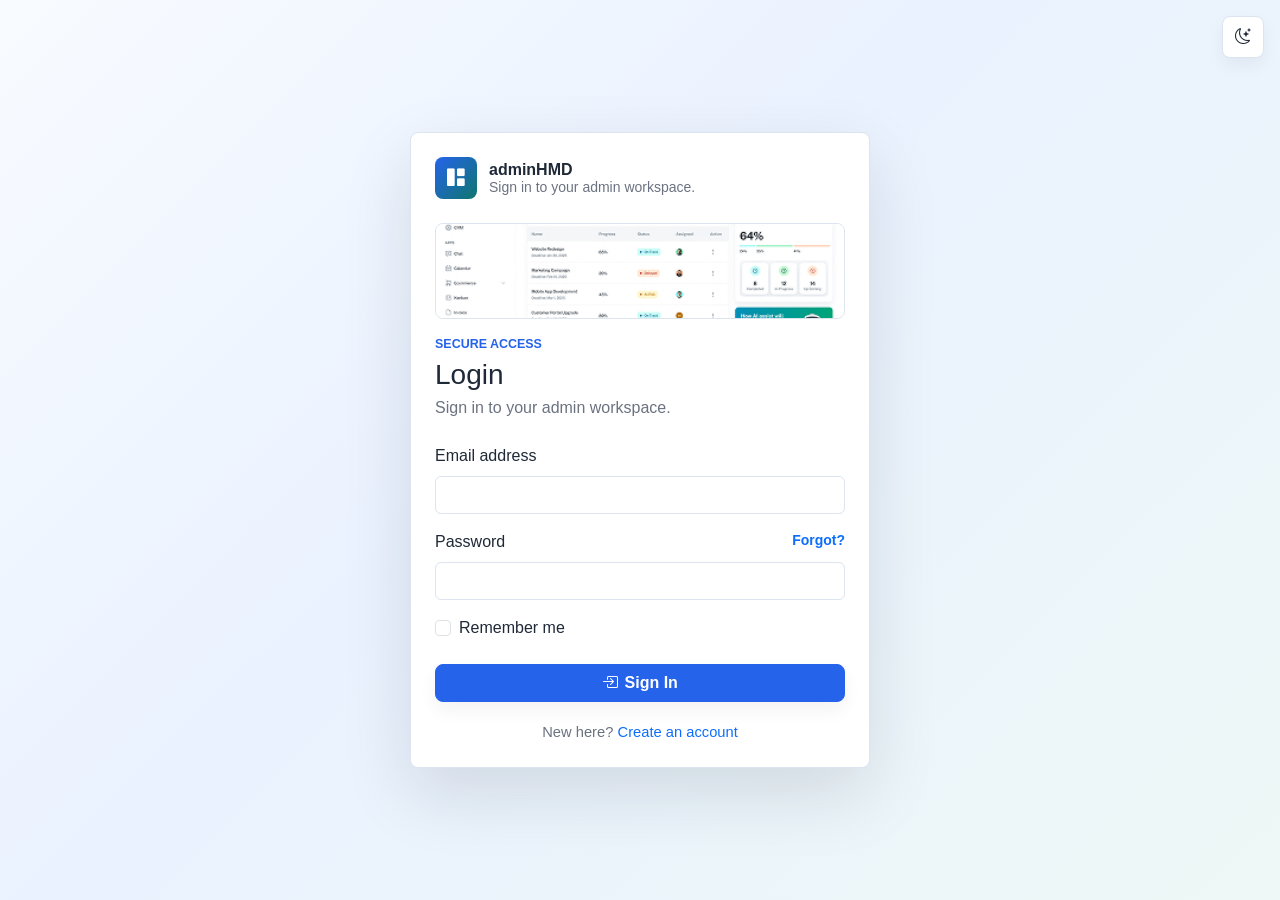
<file: adminhmd-1.0.0/html/login.html>
<!DOCTYPE html>
<html lang="en">
<head>
  <meta charset="UTF-8">
  <meta name="viewport" content="width=device-width, initial-scale=1.0">
  <meta name="description" content="adminHMD authentication page">
  <title>Login | adminHMD</title>

  <link rel="stylesheet" href="../assets/css/bootstrap.min.css">
  <link rel="stylesheet" href="../assets/vendors/bootstrap-icons/bootstrap-icons.css">
  <link rel="stylesheet" href="../assets/css/style.css">
</head>

<body class="auth-body">
  <button class="icon-button theme-toggle auth-theme-toggle" type="button" data-theme-toggle aria-label="Switch color theme" title="Switch color theme">
    <i class="bi bi-moon-stars" data-theme-icon aria-hidden="true"></i>
  </button>
  <main class="auth-page">
    <section class="auth-card">
      <a class="auth-brand" href="index.html"><span class="brand-icon"><i class="bi bi-grid-1x2-fill" aria-hidden="true"></i></span><span><strong>adminHMD</strong><small>Sign in to your admin workspace.</small></span></a>
      <div class="auth-visual"><img src="../assets/images/png/dasher-ui-bootstrap-5.jpg" alt="adminHMD dashboard interface"></div>
      <form class="needs-validation" novalidate>
        <div class="mb-4">
          <p class="eyebrow mb-1">Secure Access</p>
          <h1 class="h3 mb-1">Login</h1>
          <p class="text-muted mb-0">Sign in to your admin workspace.</p>
        </div>
        <div class="mb-3"><label class="form-label" for="loginEmail">Email address</label><input class="form-control" id="loginEmail" type="email" required><div class="invalid-feedback">Enter a valid email.</div></div>
        <div class="mb-3"><div class="d-flex justify-content-between"><label class="form-label" for="loginPassword">Password</label><a class="small fw-semibold" href="forgot-password.html">Forgot?</a></div><input class="form-control" id="loginPassword" type="password" minlength="6" required><div class="invalid-feedback">Password must be at least 6 characters.</div></div>
        <div class="form-check mb-4"><input class="form-check-input" type="checkbox" id="rememberMe"><label class="form-check-label" for="rememberMe">Remember me</label></div>
        <button class="btn btn-primary w-100" type="submit"><i class="bi bi-box-arrow-in-right" aria-hidden="true"></i> Sign In</button>
      </form>
      
      <div class="auth-footer">New here? <a href="register.html">Create an account</a></div>
    </section>
  </main>

  <script src="../assets/js/bootstrap.bundle.min.js"></script>
  <script src="../assets/js/main.js"></script>
</body>
</html>
</file>
<file: adminhmd-1.0.0/assets/css/style.css>
:root {
  --sidebar-width: 280px;
  --sidebar-mini-width: 84px;
  --admin-bg: #f5f7fb;
  --admin-surface: #ffffff;
  --admin-surface-soft: #f8fafc;
  --admin-border: #dbe4ef;
  --admin-text: #1f2937;
  --admin-muted: #6b7280;
  --admin-primary: #2563eb;
  --admin-primary-dark: #1d4ed8;
  --admin-success: #0f766e;
  --admin-warning: #d97706;
  --admin-danger: #dc2626;
  --admin-sidebar: #111827;
  --admin-sidebar-soft: #1f2937;
  --admin-shadow-sm: 0 10px 24px rgba(15, 23, 42, 0.06);
  --admin-shadow: 0 18px 46px rgba(15, 23, 42, 0.09);
  --admin-shadow-lg: 0 26px 70px rgba(15, 23, 42, 0.12);
  --admin-ring: 0 0 0 4px rgba(37, 99, 235, 0.12);
}

* {
  box-sizing: border-box;
}

html {
  min-height: 100%;
}

body {
  min-height: 100vh;
  margin: 0;
  background: linear-gradient(180deg, #f8fbff 0%, var(--admin-bg) 42%, #eef4fa 100%);
  color: var(--admin-text);
  font-family: "Segoe UI", Arial, sans-serif;
}

a {
  text-decoration: none;
}

.admin-shell {
  min-height: 100vh;
}

.admin-sidebar {
  position: fixed;
  inset: 0 auto 0 0;
  z-index: 1040;
  width: var(--sidebar-width);
  display: flex;
  flex-direction: column;
  overflow-x: hidden;
  overflow-y: auto;
  /* Reserve scrollbar gutter to keep inner content width stable so header/footer dividers align with scrollbar */
  scrollbar-gutter: stable;
  background: var(--admin-sidebar);
  color: #ffffff;
  box-shadow: 18px 0 42px rgba(15, 23, 42, 0.18);
  transform: translateX(0);
  transition: width 0.2s ease, transform 0.2s ease;
}

.sidebar-header {
  padding: 1.35rem 1.25rem 1.15rem;
  margin-inline: 0;
  border-bottom: 1px solid rgba(255, 255, 255, 0.08);
}

.brand-mark {
  display: flex;
  align-items: center;
  gap: 0.75rem;
  min-width: 0;
  color: #ffffff;
}

.brand-mark:hover,
.brand-mark:focus {
  color: #ffffff;
}

.brand-icon,
.profile-avatar,
.metric-icon,
.nav-icon {
  display: inline-grid;
  place-items: center;
  flex: 0 0 auto;
  font-weight: 800;
}

.brand-icon {
  width: 42px;
  height: 42px;
  border-radius: 8px;
  background: linear-gradient(135deg, #2563eb, #0f766e);
  color: #ffffff;
}

.brand-copy,
.brand-title,
.brand-subtitle,
.nav-text,
.sidebar-footer-text {
  min-width: 0;
  transition: opacity 0.16s ease, width 0.16s ease;
}

.brand-title,
.brand-subtitle {
  display: block;
  line-height: 1.2;
  white-space: nowrap;
}

.brand-title {
  font-size: 1.05rem;
  font-weight: 800;
}

.brand-subtitle {
  color: #9ca3af;
  font-size: 0.78rem;
}

.sidebar-nav {
  display: grid;
  gap: 0.45rem;
  padding: 1.1rem 1rem;
}

.sidebar-nav .nav-link {
  display: flex;
  align-items: center;
  gap: 0.75rem;
  min-height: 48px;
  padding: 0.78rem 0.9rem;
  border-radius: 8px;
  color: #d1d5db;
  font-weight: 700;
  transition: background 0.16s ease, color 0.16s ease, transform 0.16s ease;
  white-space: nowrap;
}

.sidebar-nav .nav-link:hover,
.sidebar-nav .nav-link:focus,
.sidebar-nav .nav-link.active {
  background: var(--admin-sidebar-soft);
  color: #ffffff;
}

.sidebar-nav .nav-link:hover,
.sidebar-nav .nav-link:focus {
  transform: translateX(2px);
}

.nav-icon {
  width: 30px;
  height: 30px;
  border-radius: 8px;
  background: rgba(255, 255, 255, 0.08);
  color: #bfdbfe;
  font-size: 0.76rem;
}

.sidebar-footer {
  display: flex;
  align-items: center;
  gap: 0.65rem;
  margin-top: auto;
  margin-inline: 1.25rem;
  padding: 1rem 0;
  color: #d1d5db;
  border-top: 1px solid rgba(255, 255, 255, 0.08);
  font-size: 0.9rem;
  white-space: nowrap;
}

.sidebar-user {
  margin: auto 1rem 1rem;
  padding: 0.85rem;
  display: grid;
  justify-items: center;
  gap: 0.22rem;
  border: 1px solid var(--admin-sidebar-border);
  border-radius: 8px;
  background: var(--admin-sidebar-soft);
  text-align: center;
}

.sidebar-user-avatar {
  border: 3px solid #53e9b9;
}

.sidebar-user strong {
  color: var(--admin-sidebar-text-strong);
  font-size: 1rem;
  line-height: 1.1;
}

.sidebar-user small {
  color: var(--admin-sidebar-muted);
  font-size: 0.84rem;
}

.status-dot,
.notification-dot {
  width: 9px;
  height: 9px;
  border-radius: 50%;
}

.status-dot {
  flex: 0 0 auto;
  background: #22c55e;
}

.sidebar-backdrop {
  position: fixed;
  inset: 0;
  z-index: 1030;
  display: none;
  background: rgba(15, 23, 42, 0.5);
}

.admin-main {
  width: auto;
  min-width: 0;
  min-height: 100vh;
  margin-left: var(--sidebar-width);
  transition: margin-left 0.2s ease;
}

.admin-navbar {
  position: sticky;
  top: 0;
  z-index: 1020;
  min-height: 72px;
  border-bottom: 1px solid var(--admin-border);
  box-shadow: var(--admin-shadow-sm);
}

.admin-navbar.bg-white {
  background-color: rgba(255, 255, 255, 0.94) !important;
  backdrop-filter: blur(14px);
}

.sidebar-toggle {
  width: 42px;
  height: 42px;
  display: inline-grid;
  place-items: center;
  gap: 4px;
  padding: 9px;
  border: 1px solid var(--admin-border);
  border-radius: 8px;
  background: #ffffff;
  box-shadow: 0 8px 18px rgba(15, 23, 42, 0.05);
  transition: border-color 0.16s ease, background 0.16s ease, box-shadow 0.16s ease;
}

.sidebar-toggle:hover,
.sidebar-toggle:focus {
  border-color: #bfdbfe;
  background: #f8fbff;
  box-shadow: var(--admin-ring);
}

.sidebar-toggle span {
  width: 18px;
  height: 2px;
  display: block;
  background: var(--admin-text);
  border-radius: 999px;
}

.search-input {
  max-width: 520px;
  border-color: var(--admin-border);
  border-radius: 8px;
  background: var(--admin-surface-soft);
  min-height: 42px;
  box-shadow: none;
}

.search-input:focus {
  border-color: #93c5fd;
  box-shadow: var(--admin-ring);
}

.navbar-actions {
  display: flex;
  align-items: center;
  gap: 0.75rem;
}

.icon-button,
.profile-button {
  border: 1px solid var(--admin-border);
  background: #ffffff;
  color: var(--admin-text);
  box-shadow: 0 8px 18px rgba(15, 23, 42, 0.05);
  transition: border-color 0.16s ease, box-shadow 0.16s ease, transform 0.16s ease;
}

.icon-button:hover,
.icon-button:focus,
.profile-button:hover,
.profile-button:focus {
  border-color: #bfdbfe;
  box-shadow: var(--admin-ring);
}

.icon-button {
  position: relative;
  width: 42px;
  height: 42px;
  border-radius: 8px;
  font-weight: 800;
}

.notification-dot {
  position: absolute;
  top: 8px;
  right: 8px;
  background: var(--admin-danger);
}

.notification-menu {
  width: min(320px, calc(100vw - 2rem));
  border: 1px solid var(--admin-border);
  border-radius: 8px;
  box-shadow: var(--admin-shadow);
}

.notification-menu .dropdown-item {
  display: grid;
  gap: 0.2rem;
  padding-block: 0.7rem;
}

.notification-title {
  font-weight: 700;
}

.notification-time {
  color: var(--admin-muted);
  font-size: 0.82rem;
}

.profile-button {
  display: flex;
  align-items: center;
  gap: 0.55rem;
  min-height: 42px;
  padding: 0.35rem 0.65rem;
  border-radius: 8px;
  font-weight: 700;
}

.profile-avatar {
  width: 30px;
  height: 30px;
  border-radius: 8px;
  background: #e0ecff;
  color: var(--admin-primary-dark);
  font-size: 0.76rem;
}

.avatar-img {
  display: block;
  flex: 0 0 auto;
  object-fit: cover;
  object-position: center;
}

.avatar-sm {
  width: 34px;
  height: 34px;
  border-radius: 10px;
}

.avatar-md {
  width: 56px;
  height: 56px;
  border-radius: 50%;
}

.avatar-xl {
  width: 78px;
  height: 78px;
  border-radius: 50%;
}

.profile-button .avatar-sm {
  border: 2px solid #52e7b8;
  box-shadow: 0 0 0 2px rgba(15, 23, 42, 0.08);
}

html[data-theme="dark"] .profile-button .avatar-sm {
  border-color: #54f0be;
  box-shadow: 0 0 0 2px rgba(255, 255, 255, 0.08);
}

.dashboard-content {
  min-height: calc(100vh - 132px);
}

.dashboard-content > .container-fluid {
  padding-top: 1.75rem !important;
  padding-bottom: 1.75rem !important;
}

.page-heading,
.panel-header,
.metric-top {
  display: flex;
  align-items: center;
  justify-content: space-between;
  gap: 1rem;
}

.page-heading {
  margin-bottom: 1.35rem;
}

.page-heading h1 {
  font-weight: 800;
  letter-spacing: 0;
}

.eyebrow {
  color: var(--admin-primary);
  font-size: 0.78rem;
  font-weight: 800;
  text-transform: uppercase;
}

.heading-actions {
  display: flex;
  flex-wrap: wrap;
  justify-content: flex-end;
  gap: 0.65rem;
}

.btn {
  border-radius: 8px;
  font-weight: 700;
  box-shadow: 0 8px 18px rgba(15, 23, 42, 0.05);
  transition: border-color 0.16s ease, background 0.16s ease, box-shadow 0.16s ease, transform 0.16s ease;
}

.btn:hover,
.btn:focus {
  transform: translateY(-1px);
}

.btn-primary {
  border-color: var(--admin-primary);
  background: var(--admin-primary);
}

.btn-primary:hover,
.btn-primary:focus {
  border-color: var(--admin-primary-dark);
  background: var(--admin-primary-dark);
}

.metric-card,
.panel {
  border: 1px solid var(--admin-border);
  border-radius: 8px;
  background: var(--admin-surface);
  box-shadow: var(--admin-shadow);
}

.metric-card {
  position: relative;
  min-height: 164px;
  padding: 1.35rem;
  overflow: hidden;
  transition: border-color 0.18s ease, box-shadow 0.18s ease, transform 0.18s ease;
}

.metric-card::before {
  content: "";
  position: absolute;
  inset: 0 auto 0 0;
  width: 4px;
  background: var(--metric-color, var(--admin-primary));
}

.metric-card:hover {
  border-color: #c6d5e8;
  box-shadow: var(--admin-shadow-lg);
  transform: translateY(-3px);
}

.metric-primary {
  --metric-color: var(--admin-primary);
}

.metric-success {
  --metric-color: var(--admin-success);
}

.metric-warning {
  --metric-color: var(--admin-warning);
}

.metric-danger {
  --metric-color: var(--admin-danger);
}

.metric-label {
  color: var(--admin-muted);
  font-size: 0.78rem;
  font-weight: 800;
  text-transform: uppercase;
}

.metric-icon {
  width: 42px;
  height: 42px;
  border-radius: 8px;
  background: #eaf2ff;
  color: var(--metric-color, var(--admin-primary));
  box-shadow: inset 0 0 0 1px rgba(255, 255, 255, 0.7);
}

.metric-success .metric-icon {
  background: #e7f6f3;
}

.metric-warning .metric-icon {
  background: #fff4df;
}

.metric-danger .metric-icon {
  background: #ffecec;
}

.metric-value {
  margin-top: 1rem;
  color: var(--admin-text);
  font-size: 2.18rem;
  font-weight: 800;
  line-height: 1;
}

.metric-meta {
  display: flex;
  flex-wrap: wrap;
  gap: 0.35rem;
  margin-top: 0.9rem;
  color: var(--admin-muted);
  font-size: 0.9rem;
  font-weight: 700;
}

.panel {
  padding: 1.35rem;
  transition: border-color 0.18s ease, box-shadow 0.18s ease;
}

.panel:hover {
  border-color: #c6d5e8;
  box-shadow: var(--admin-shadow-lg);
}

.panel-header {
  margin-bottom: 1.25rem;
}

.panel-header p {
  font-size: 0.92rem;
}

.chart-bars {
  height: 292px;
  display: grid;
  grid-template-columns: repeat(6, minmax(38px, 1fr));
  align-items: end;
  gap: 1rem;
  padding: 1.2rem 0.4rem 0;
  border-radius: 8px;
  background: linear-gradient(180deg, #f8fafc 0%, #ffffff 100%);
}

.chart-column {
  height: 100%;
  display: grid;
  grid-template-rows: 1fr auto;
  align-items: end;
  gap: 0.6rem;
  color: var(--admin-muted);
  font-size: 0.84rem;
  font-weight: 700;
  text-align: center;
}

.chart-column span {
  width: 100%;
  height: var(--bar-size);
  min-height: 28px;
  display: block;
  border-radius: 8px 8px 3px 3px;
  background: linear-gradient(180deg, var(--admin-primary), var(--admin-success));
  box-shadow: 0 10px 20px rgba(37, 99, 235, 0.18);
}

.bar-42 {
  --bar-size: 42%;
}

.bar-58 {
  --bar-size: 58%;
}

.bar-51 {
  --bar-size: 51%;
}

.bar-72 {
  --bar-size: 72%;
}

.bar-66 {
  --bar-size: 66%;
}

.bar-83 {
  --bar-size: 83%;
}

.activity-list {
  display: grid;
  gap: 1.1rem;
}

.activity-item {
  display: grid;
  grid-template-columns: auto 1fr;
  gap: 0.85rem;
  padding-bottom: 1.1rem;
  border-bottom: 1px solid var(--admin-border);
}

.activity-item:last-child {
  padding-bottom: 0;
  border-bottom: 0;
}

.activity-dot {
  width: 12px;
  height: 12px;
  margin-top: 0.45rem;
  border-radius: 50%;
  box-shadow: 0 0 0 5px rgba(37, 99, 235, 0.08);
}

.table {
  --bs-table-bg: transparent;
}

.table thead th {
  color: var(--admin-muted);
  font-size: 0.78rem;
  text-transform: uppercase;
  white-space: nowrap;
}

.table tbody td {
  min-width: 120px;
  padding-top: 1rem;
  padding-bottom: 1rem;
}

.table tbody tr {
  transition: background 0.16s ease;
}

.table tbody tr:hover {
  background: #f8fbff;
}

.badge {
  border-radius: 8px;
  padding: 0.45rem 0.65rem;
}

.table-search {
  width: min(260px, 100%);
  border-color: var(--admin-border);
  border-radius: 8px;
}

.table-media {
  display: flex;
  align-items: center;
  gap: 0.7rem;
}

.product-thumb {
  width: 42px;
  height: 42px;
  border-radius: 8px;
  object-fit: cover;
  flex: 0 0 auto;
  border: 1px solid var(--admin-border);
}

.profile-avatar-lg {
  width: 92px;
  height: 92px;
  border-radius: 8px;
  font-size: 1.5rem;
}

.profile-hero {
  display: grid;
  justify-items: center;
}

.profile-card {
  overflow: hidden;
}

.profile-cover {
  margin: -1.35rem -1.35rem 0.9rem;
  height: 96px;
  border-bottom: 1px solid var(--admin-border);
}

.profile-cover img {
  width: 100%;
  height: 100%;
  display: block;
  object-fit: cover;
  object-position: center;
}

.profile-photo {
  margin-top: -44px;
  border: 4px solid var(--admin-surface);
  box-shadow: var(--admin-shadow-sm);
}

.info-list,
.settings-list,
.legend-list {
  display: grid;
  gap: 0.85rem;
}

.info-list div,
.mini-card,
.settings-row,
.legend-list div {
  border: 1px solid var(--admin-border);
  border-radius: 8px;
  background: var(--admin-surface-soft);
}

.info-list div,
.legend-list div {
  display: flex;
  align-items: center;
  justify-content: space-between;
  gap: 1rem;
  padding: 0.85rem;
}

.info-list span,
.mini-card span,
.settings-row small {
  color: var(--admin-muted);
  font-size: 0.84rem;
}

.info-list strong,
.mini-card strong {
  text-align: right;
}

.mini-card {
  display: grid;
  gap: 0.35rem;
  min-height: 104px;
  align-content: center;
  padding: 1rem;
}

.mini-card strong {
  color: var(--admin-text);
  font-size: 1.05rem;
}

.settings-row {
  display: flex;
  align-items: center;
  justify-content: space-between;
  gap: 1rem;
  padding: 1rem;
  cursor: pointer;
}

.settings-row span {
  display: grid;
  gap: 0.2rem;
}

.donut-chart {
  width: 190px;
  height: 190px;
  display: grid;
  place-items: center;
  border-radius: 50%;
  background: conic-gradient(var(--admin-primary) 0 42%, var(--admin-success) 42% 68%, var(--admin-warning) 68% 86%, var(--admin-danger) 86% 100%);
  box-shadow: var(--admin-shadow-sm);
}

.donut-chart span {
  width: 112px;
  height: 112px;
  display: grid;
  place-items: center;
  border-radius: 50%;
  background: #ffffff;
  color: var(--admin-text);
  font-size: 1.65rem;
  font-weight: 800;
}

.legend-list div {
  padding: 0.75rem 0.85rem;
}

.legend-dot {
  width: 10px;
  height: 10px;
  flex: 0 0 auto;
  border-radius: 50%;
}

.legend-list strong {
  margin-left: auto;
}

.progress {
  height: 1.15rem;
  border-radius: 8px;
  background: #e8eef6;
}

.progress-bar {
  border-radius: 8px;
  font-size: 0.75rem;
  font-weight: 800;
}

.progress-42 {
  width: 42%;
}

.progress-58 {
  width: 58%;
}

.progress-72 {
  width: 72%;
}

.blank-panel {
  min-height: 440px;
  display: grid;
  place-items: center;
  text-align: center;
}

.blank-state {
  max-width: 440px;
  display: grid;
  justify-items: center;
}

.blank-visual {
  width: 88px;
  height: 88px;
  object-fit: contain;
  margin-bottom: 0.9rem;
}

.auth-body {
  min-height: 100vh;
  background: linear-gradient(135deg, #f8fbff 0%, #eaf2ff 44%, #eef8f6 100%);
}

.auth-page,
.error-page {
  min-height: 100vh;
  display: grid;
  place-items: center;
  padding: 1.5rem;
}

.auth-card,
.error-card {
  width: min(100%, 460px);
  border: 1px solid var(--admin-border);
  border-radius: 8px;
  background: rgba(255, 255, 255, 0.96);
  box-shadow: var(--admin-shadow-lg);
}

.auth-card {
  padding: 1.5rem;
}

.auth-visual {
  margin-bottom: 1rem;
  height: 96px;
  border: 1px solid var(--admin-border);
  border-radius: 8px;
  overflow: hidden;
}

.auth-visual img {
  width: 100%;
  height: 100%;
  display: block;
  object-fit: cover;
  object-position: center;
}

.error-card {
  padding: 2rem;
  text-align: center;
}

.error-illustration {
  width: min(260px, 100%);
  max-height: 132px;
  object-fit: contain;
  margin: 0 auto 0.55rem;
}

.auth-brand {
  display: flex;
  align-items: center;
  gap: 0.75rem;
  margin-bottom: 1.5rem;
  color: var(--admin-text);
}

.auth-brand:hover,
.auth-brand:focus {
  color: var(--admin-text);
}

.auth-brand span:last-child {
  display: grid;
  line-height: 1.2;
}

.auth-brand small,
.auth-footer {
  color: var(--admin-muted);
}

.auth-footer {
  margin-top: 1.2rem;
  text-align: center;
  font-size: 0.92rem;
}

.error-code {
  color: var(--admin-primary);
  font-size: clamp(5rem, 18vw, 8rem);
  font-weight: 800;
  line-height: 1;
}

.admin-footer {
  padding: 1.1rem 0 1.35rem;
  color: var(--admin-muted);
  font-size: 0.9rem;
}

.admin-footer .container-fluid {
  display: flex;
  align-items: center;
  justify-content: space-between;
  gap: 1rem;
}

@media (min-width: 992px) {
  body.sidebar-mini .admin-sidebar {
    width: var(--sidebar-mini-width);
  }

  body.sidebar-mini .admin-main {
    margin-left: var(--sidebar-mini-width);
  }

  body.sidebar-mini .brand-copy,
  body.sidebar-mini .nav-text,
  body.sidebar-mini .sidebar-footer-text {
    width: 0;
    opacity: 0;
    overflow: hidden;
  }

  body.sidebar-mini .sidebar-header,
  body.sidebar-mini .sidebar-footer {
    margin-inline: 1rem;
    padding-inline: 0;
  }

  body.sidebar-mini .sidebar-nav .nav-link {
    justify-content: center;
    padding-inline: 0.65rem;
  }

  body.sidebar-mini .sidebar-nav .nav-link:hover,
  body.sidebar-mini .sidebar-nav .nav-link:focus {
    transform: none;
  }
}

@media (max-width: 991.98px) {
  .admin-sidebar {
    width: min(var(--sidebar-width), calc(100vw - 48px));
    transform: translateX(-100%);
  }

  .admin-main {
    margin-left: 0;
  }

  body.sidebar-open {
    overflow: hidden;
  }

  body.sidebar-open .admin-sidebar {
    transform: translateX(0);
  }

  body.sidebar-open .sidebar-backdrop {
    display: block;
  }
}

@media (max-width: 575.98px) {
  .page-heading,
  .panel-header {
    align-items: flex-start;
    flex-direction: column;
  }

  .heading-actions {
    width: 100%;
    justify-content: stretch;
  }

  .heading-actions .btn {
    flex: 1 1 0;
  }

  .chart-bars {
    height: 220px;
    gap: 0.6rem;
    padding-inline: 0.25rem;
  }

  .metric-value {
    font-size: 1.85rem;
  }

  .metric-card,
  .panel {
    padding: 1.1rem;
  }

  .admin-footer .container-fluid {
    align-items: flex-start;
    flex-direction: column;
  }
}

@media (prefers-reduced-motion: reduce) {
  .sidebar-nav .nav-link,
  .sidebar-toggle,
  .icon-button,
  .profile-button,
  .btn,
  .metric-card,
  .panel,
  .table tbody tr {
    transition: none;
  }

  .sidebar-nav .nav-link:hover,
  .sidebar-nav .nav-link:focus,
  .btn:hover,
  .btn:focus,
  .metric-card:hover {
    transform: none;
  }
}

html[data-theme="dark"] {
  --admin-bg: #0f172a;
  --admin-surface: #182235;
  --admin-surface-soft: #111827;
  --admin-border: #2f3b52;
  --admin-text: #e5edf7;
  --admin-muted: #9aa8bd;
  --admin-primary: #60a5fa;
  --admin-primary-dark: #3b82f6;
  --admin-success: #2dd4bf;
  --admin-warning: #fbbf24;
  --admin-danger: #f87171;
  --admin-sidebar: #090f1d;
  --admin-sidebar-soft: #172033;
  --admin-shadow-sm: 0 10px 24px rgba(0, 0, 0, 0.24);
  --admin-shadow: 0 18px 46px rgba(0, 0, 0, 0.32);
  --admin-shadow-lg: 0 26px 70px rgba(0, 0, 0, 0.42);
  --admin-ring: 0 0 0 4px rgba(96, 165, 250, 0.18);
}

html[data-theme="dark"] body {
  background: linear-gradient(180deg, #111827 0%, var(--admin-bg) 48%, #0b1120 100%);
}

.brand-icon {
  font-size: 1.1rem;
}

.nav-icon {
  font-size: 0.95rem;
}

.theme-toggle i {
  font-size: 1rem;
}

.admin-navbar.bg-white,
.sidebar-toggle,
.icon-button,
.profile-button {
  background-color: var(--admin-surface) !important;
  color: var(--admin-text);
}

html[data-theme="dark"] .admin-navbar.bg-white {
  background-color: rgba(24, 34, 53, 0.92) !important;
}

html[data-theme="dark"] .profile-avatar {
  background: #1e3a5f;
  color: #bfdbfe;
}

.page-heading-copy {
  display: flex;
  align-items: center;
  justify-content: flex-start;
  gap: 1rem;
  min-width: 0;
}

.page-icon,
.section-title i {
  display: inline-grid;
  place-items: center;
  flex: 0 0 auto;
  border-radius: 8px;
  background: #eaf2ff;
  color: var(--admin-primary-dark);
}

.page-icon {
  width: 48px;
  height: 48px;
  font-size: 1.25rem;
}

.section-title {
  display: inline-flex;
  align-items: center;
  gap: 0.55rem;
}

.section-title i {
  width: 34px;
  height: 34px;
  font-size: 0.95rem;
}

html[data-theme="dark"] .page-icon,
html[data-theme="dark"] .section-title i {
  background: #1e3a5f;
  color: #bfdbfe;
}

.btn {
  display: inline-flex;
  align-items: center;
  justify-content: center;
  gap: 0.4rem;
}

.btn-light {
  border-color: var(--admin-border);
  background: var(--admin-surface-soft);
  color: var(--admin-text);
}

.btn-outline-secondary {
  border-color: var(--admin-border);
  color: var(--admin-text);
}

.btn-outline-secondary:hover,
.btn-outline-secondary:focus {
  border-color: var(--admin-primary);
  background: #eaf2ff;
  color: var(--admin-primary-dark);
}

html[data-theme="dark"] .btn-outline-secondary:hover,
html[data-theme="dark"] .btn-outline-secondary:focus {
  background: #1e3a5f;
  color: #bfdbfe;
}

html[data-theme="dark"] .chart-bars {
  background: linear-gradient(180deg, #111827 0%, #182235 100%);
}

html[data-theme="dark"] .table tbody tr:hover {
  background: #111827;
}

html[data-theme="dark"] .progress {
  background: #243149;
}

html[data-theme="dark"] .auth-body {
  background: linear-gradient(135deg, #0b1120 0%, #111827 48%, #10201f 100%);
}

.auth-card,
.error-card {
  background: var(--admin-surface);
}

.auth-theme-toggle {
  position: fixed;
  top: 1rem;
  right: 1rem;
  z-index: 10;
}

.dropdown-menu,
.modal-content,
.accordion-item,
.accordion-button {
  border-color: var(--admin-border);
  background-color: var(--admin-surface);
  color: var(--admin-text);
}

.dropdown-item,
.accordion-body {
  color: var(--admin-text);
}

.dropdown-item:hover,
.dropdown-item:focus,
.accordion-button:not(.collapsed) {
  background-color: var(--admin-surface-soft);
  color: var(--admin-text);
}

.form-control,
.form-select {
  border-color: var(--admin-border);
  background-color: var(--admin-surface);
  color: var(--admin-text);
}

.form-control:focus,
.form-select:focus {
  border-color: #93c5fd;
  background-color: var(--admin-surface);
  color: var(--admin-text);
  box-shadow: var(--admin-ring);
}

.form-control::placeholder {
  color: var(--admin-muted);
}

.text-muted {
  color: var(--admin-muted) !important;
}

html[data-theme="dark"] .text-body {
  color: var(--admin-text) !important;
}

html[data-theme="dark"] .text-bg-secondary {
  background-color: #334155 !important;
  color: #e5edf7 !important;
}

@media (max-width: 767.98px) {
  .navbar-actions {
    gap: 0.5rem;
  }

  .icon-button,
  .profile-button,
  .sidebar-toggle {
    width: 40px;
    height: 40px;
  }

  .profile-button {
    padding: 0.3rem;
  }

  .page-heading-copy {
    align-items: flex-start;
  }
}

@media (max-width: 575.98px) {
  .page-heading-copy {
    width: 100%;
  }

  .page-icon {
    width: 44px;
    height: 44px;
  }

  .panel-header .d-flex,
  .panel-header .form-control,
  .panel-header .form-select {
    width: 100%;
  }
}

html[data-theme="light"] {
  color-scheme: light;
}

html[data-theme="dark"] {
  color-scheme: dark;
}

body,
.admin-navbar,
.admin-sidebar,
.admin-main,
.metric-card,
.panel,
.auth-card,
.error-card,
.dropdown-menu,
.modal-content,
.form-control,
.form-select {
  transition: background-color 0.18s ease, border-color 0.18s ease, color 0.18s ease, box-shadow 0.18s ease;
}

.table {
  --bs-table-color: var(--admin-text);
  --bs-table-border-color: var(--admin-border);
  color: var(--admin-text);
}

.page-link {
  border-color: var(--admin-border);
  background: var(--admin-surface);
  color: var(--admin-text);
}

.page-link:hover,
.page-link:focus {
  border-color: var(--admin-primary);
  background: var(--admin-surface-soft);
  color: var(--admin-primary);
}

.page-item.active .page-link {
  border-color: var(--admin-primary);
  background: var(--admin-primary);
  color: #ffffff;
}

.page-item.disabled .page-link {
  border-color: var(--admin-border);
  background: var(--admin-surface-soft);
  color: var(--admin-muted);
}

.alert {
  border-radius: 8px;
}

html[data-theme="dark"] .alert-primary {
  border-color: #1d4ed8;
  background: rgba(37, 99, 235, 0.16);
  color: #bfdbfe;
}

html[data-theme="dark"] .alert-success {
  border-color: #0f766e;
  background: rgba(15, 118, 110, 0.18);
  color: #99f6e4;
}

html[data-theme="dark"] .alert-warning {
  border-color: #d97706;
  background: rgba(217, 119, 6, 0.18);
  color: #fde68a;
}

html[data-theme="dark"] .alert-danger {
  border-color: #dc2626;
  background: rgba(220, 38, 38, 0.16);
  color: #fecaca;
}

html[data-theme="dark"] .modal-header,
html[data-theme="dark"] .modal-footer,
html[data-theme="dark"] .accordion-item {
  border-color: var(--admin-border);
}

html[data-theme="dark"] .btn-close {
  filter: invert(1) grayscale(100%) brightness(180%);
}

html[data-theme="dark"] .text-bg-info {
  background-color: #0e7490 !important;
  color: #ecfeff !important;
}

html[data-theme="dark"] .text-bg-warning {
  background-color: #b45309 !important;
  color: #fff7ed !important;
}

html[data-theme="dark"] .text-bg-success {
  background-color: #0f766e !important;
  color: #ecfdf5 !important;
}

html[data-theme="dark"] .text-bg-danger {
  background-color: #b91c1c !important;
  color: #fef2f2 !important;
}

@media (max-width: 991.98px) {
  .dashboard-content > .container-fluid {
    padding-top: 1.25rem !important;
    padding-bottom: 1.25rem !important;
  }

  .admin-sidebar {
    box-shadow: 18px 0 48px rgba(0, 0, 0, 0.28);
  }
}

@media (max-width: 767.98px) {
  .panel-header {
    align-items: flex-start;
  }

  .panel-header > .d-flex {
    width: 100%;
  }

  .table-search {
    width: 100%;
  }

  .auth-page,
  .error-page {
    padding: 1rem;
  }

  .auth-card,
  .error-card {
    padding: 1.15rem;
  }
}

@media (max-width: 420px) {
  .heading-actions {
    width: 100%;
  }

  .heading-actions .btn {
    width: 100%;
  }

  .metric-card {
    min-height: 146px;
  }

  .profile-avatar-lg {
    width: 76px;
    height: 76px;
  }
}

@media (max-width: 575.98px) {
  .avatar-sm {
    width: 32px;
    height: 32px;
    border-radius: 8px;
  }

  .avatar-xl {
    width: 70px;
    height: 70px;
  }

  .profile-cover {
    height: 82px;
    margin-bottom: 0.75rem;
  }

  .profile-photo {
    margin-top: -38px;
  }

  .auth-visual {
    height: 82px;
  }

  .product-thumb {
    width: 36px;
    height: 36px;
  }
}

html:not([data-theme="dark"]) {
  --admin-sidebar: #ffffff;
  --admin-sidebar-soft: #eef4ff;
  --admin-sidebar-border: #dbe4ef;
  --admin-sidebar-text: #475569;
  --admin-sidebar-text-strong: #0f172a;
  --admin-sidebar-muted: #64748b;
  --admin-sidebar-icon-bg: #eaf2ff;
  --admin-sidebar-icon: #2563eb;
  --admin-sidebar-shadow: 18px 0 42px rgba(15, 23, 42, 0.08);
}

html[data-theme="dark"] {
  --admin-sidebar-border: rgba(255, 255, 255, 0.08);
  --admin-sidebar-text: #d1d5db;
  --admin-sidebar-text-strong: #ffffff;
  --admin-sidebar-muted: #9ca3af;
  --admin-sidebar-icon-bg: rgba(255, 255, 255, 0.08);
  --admin-sidebar-icon: #bfdbfe;
  --admin-sidebar-shadow: 18px 0 42px rgba(0, 0, 0, 0.34);
}

.admin-sidebar {
  border-right: 1px solid var(--admin-sidebar-border);
  background: var(--admin-sidebar);
  color: var(--admin-sidebar-text-strong);
  box-shadow: var(--admin-sidebar-shadow);
}

.sidebar-header {
  border-bottom-color: var(--admin-sidebar-border);
}

.brand-mark,
.brand-mark:hover,
.brand-mark:focus {
  color: var(--admin-sidebar-text-strong);
}

.brand-subtitle {
  color: var(--admin-sidebar-muted);
}

.sidebar-nav .nav-link {
  color: var(--admin-sidebar-text);
}

.sidebar-nav .nav-link:hover,
.sidebar-nav .nav-link:focus,
.sidebar-nav .nav-link.active {
  background: var(--admin-sidebar-soft);
  color: var(--admin-sidebar-text-strong);
}

.nav-icon {
  background: var(--admin-sidebar-icon-bg);
  color: var(--admin-sidebar-icon);
}

.sidebar-footer {
  border-top-color: var(--admin-sidebar-border);
  color: var(--admin-sidebar-text);
}
</file>
